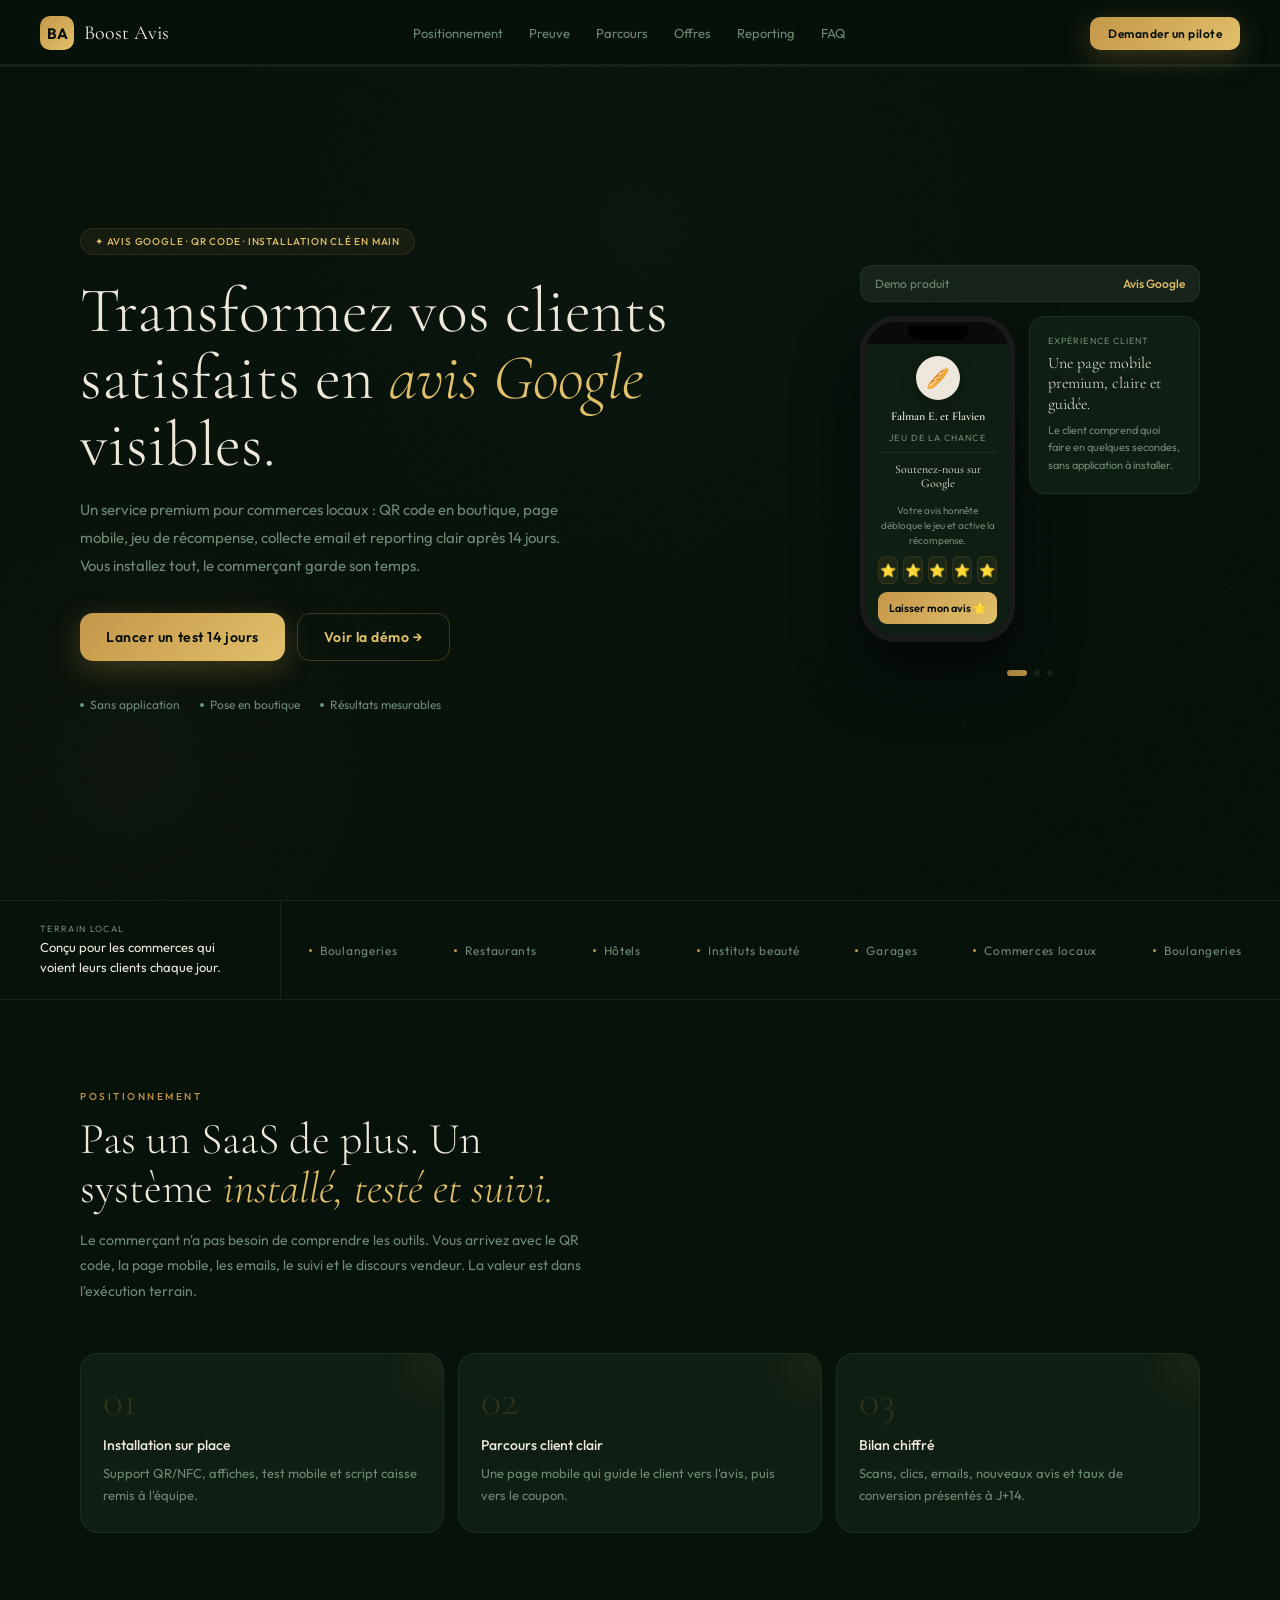
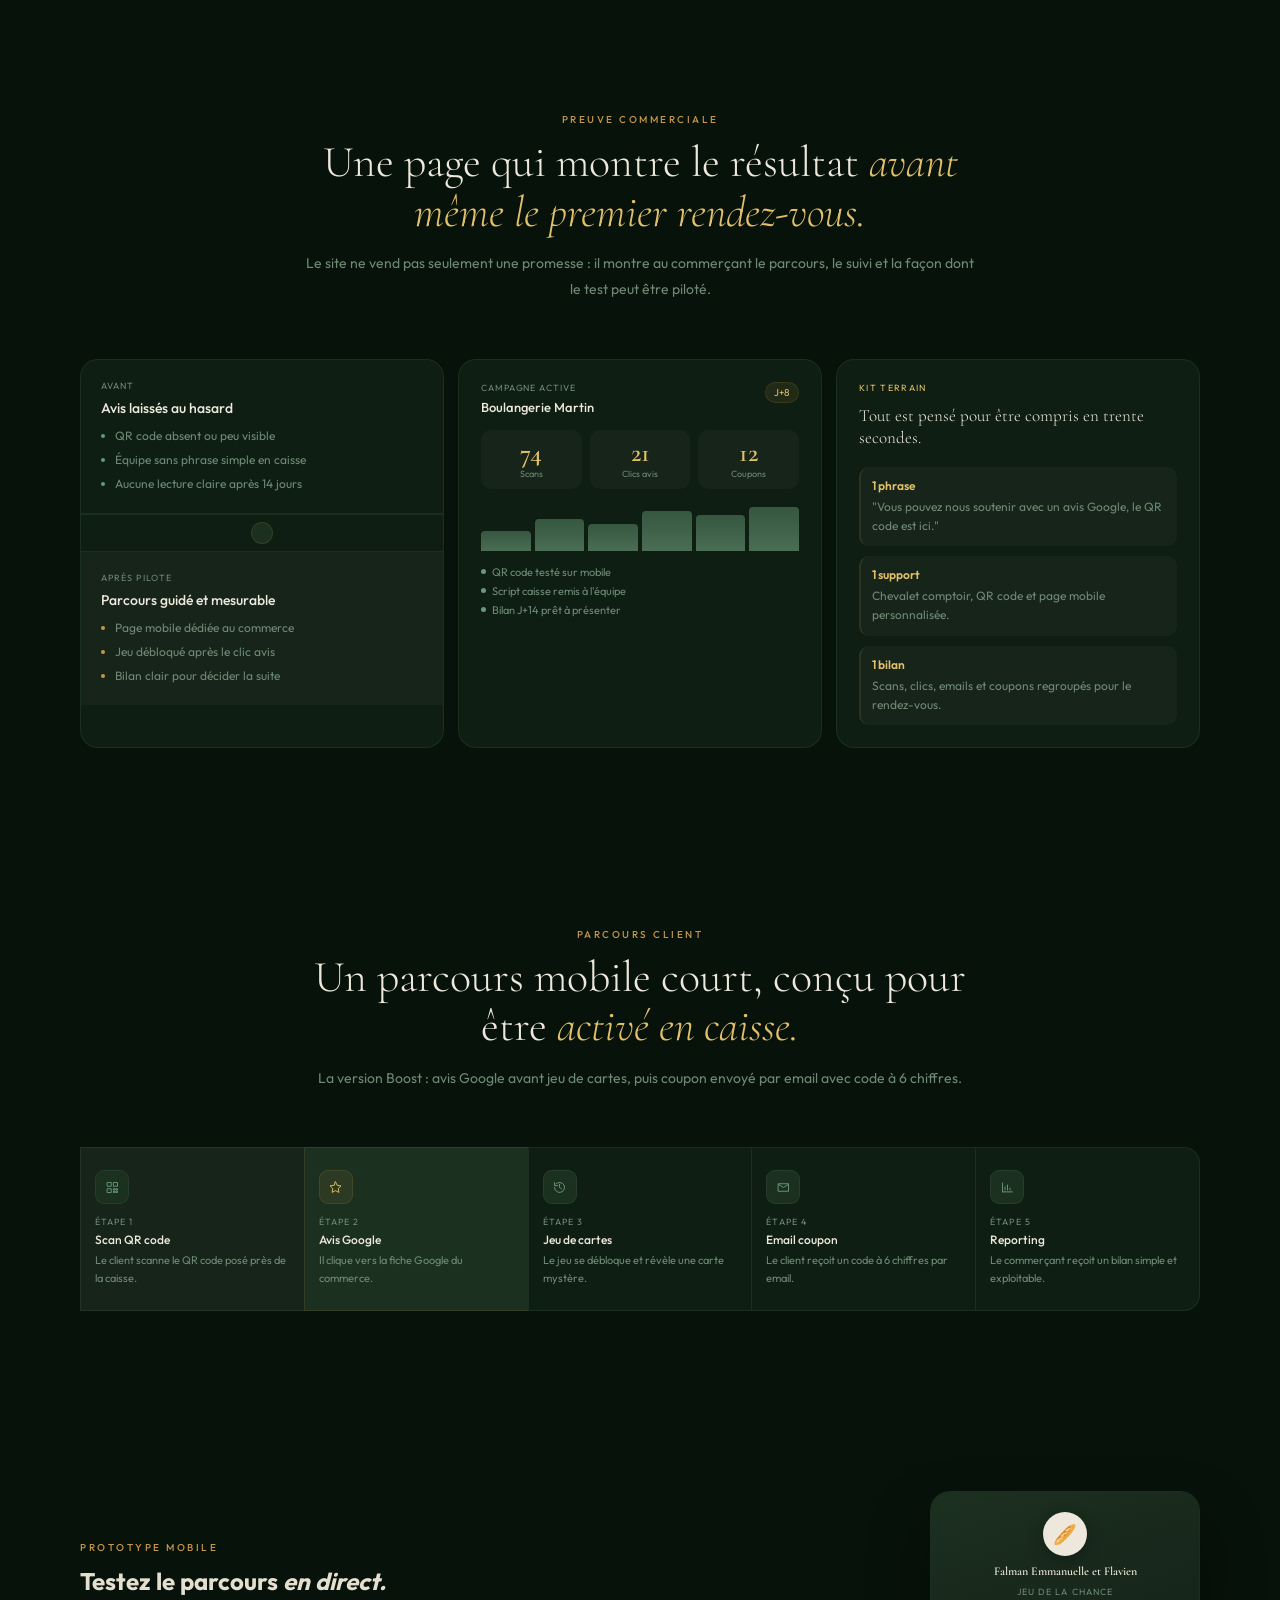
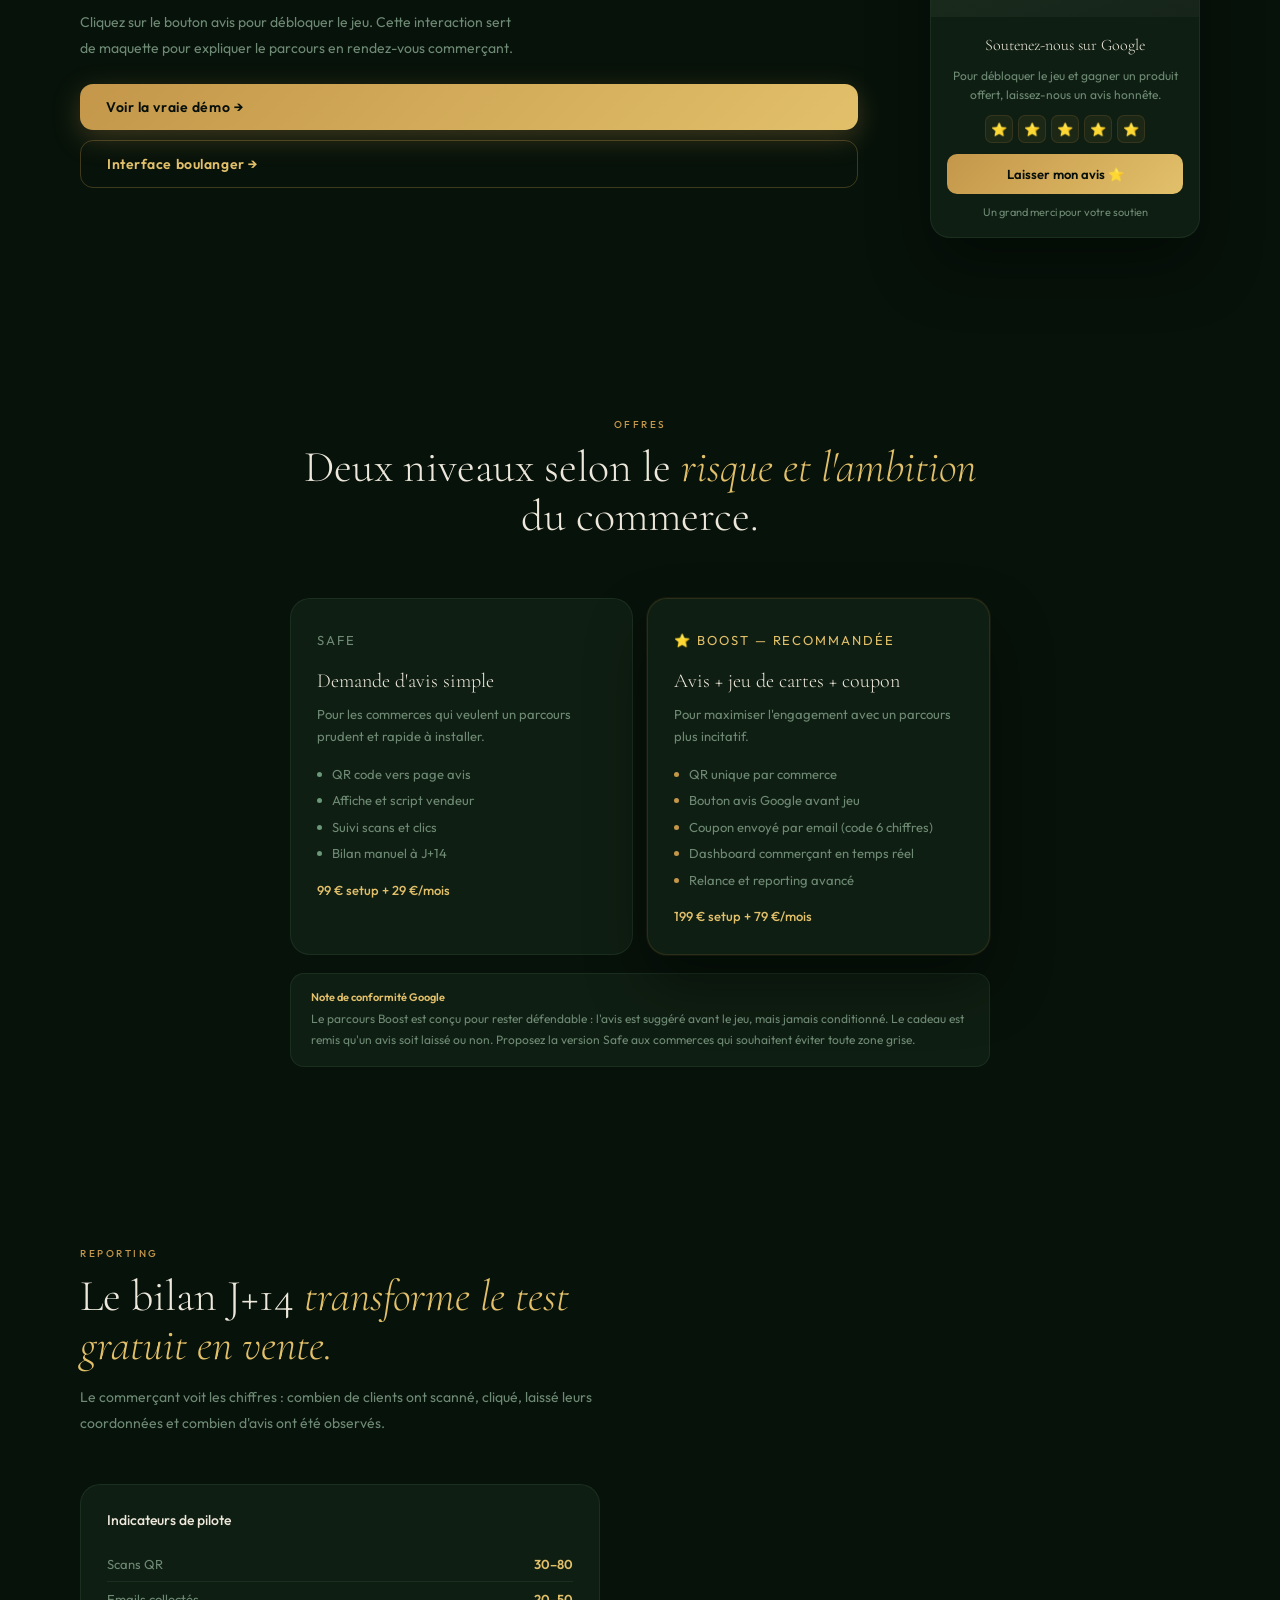
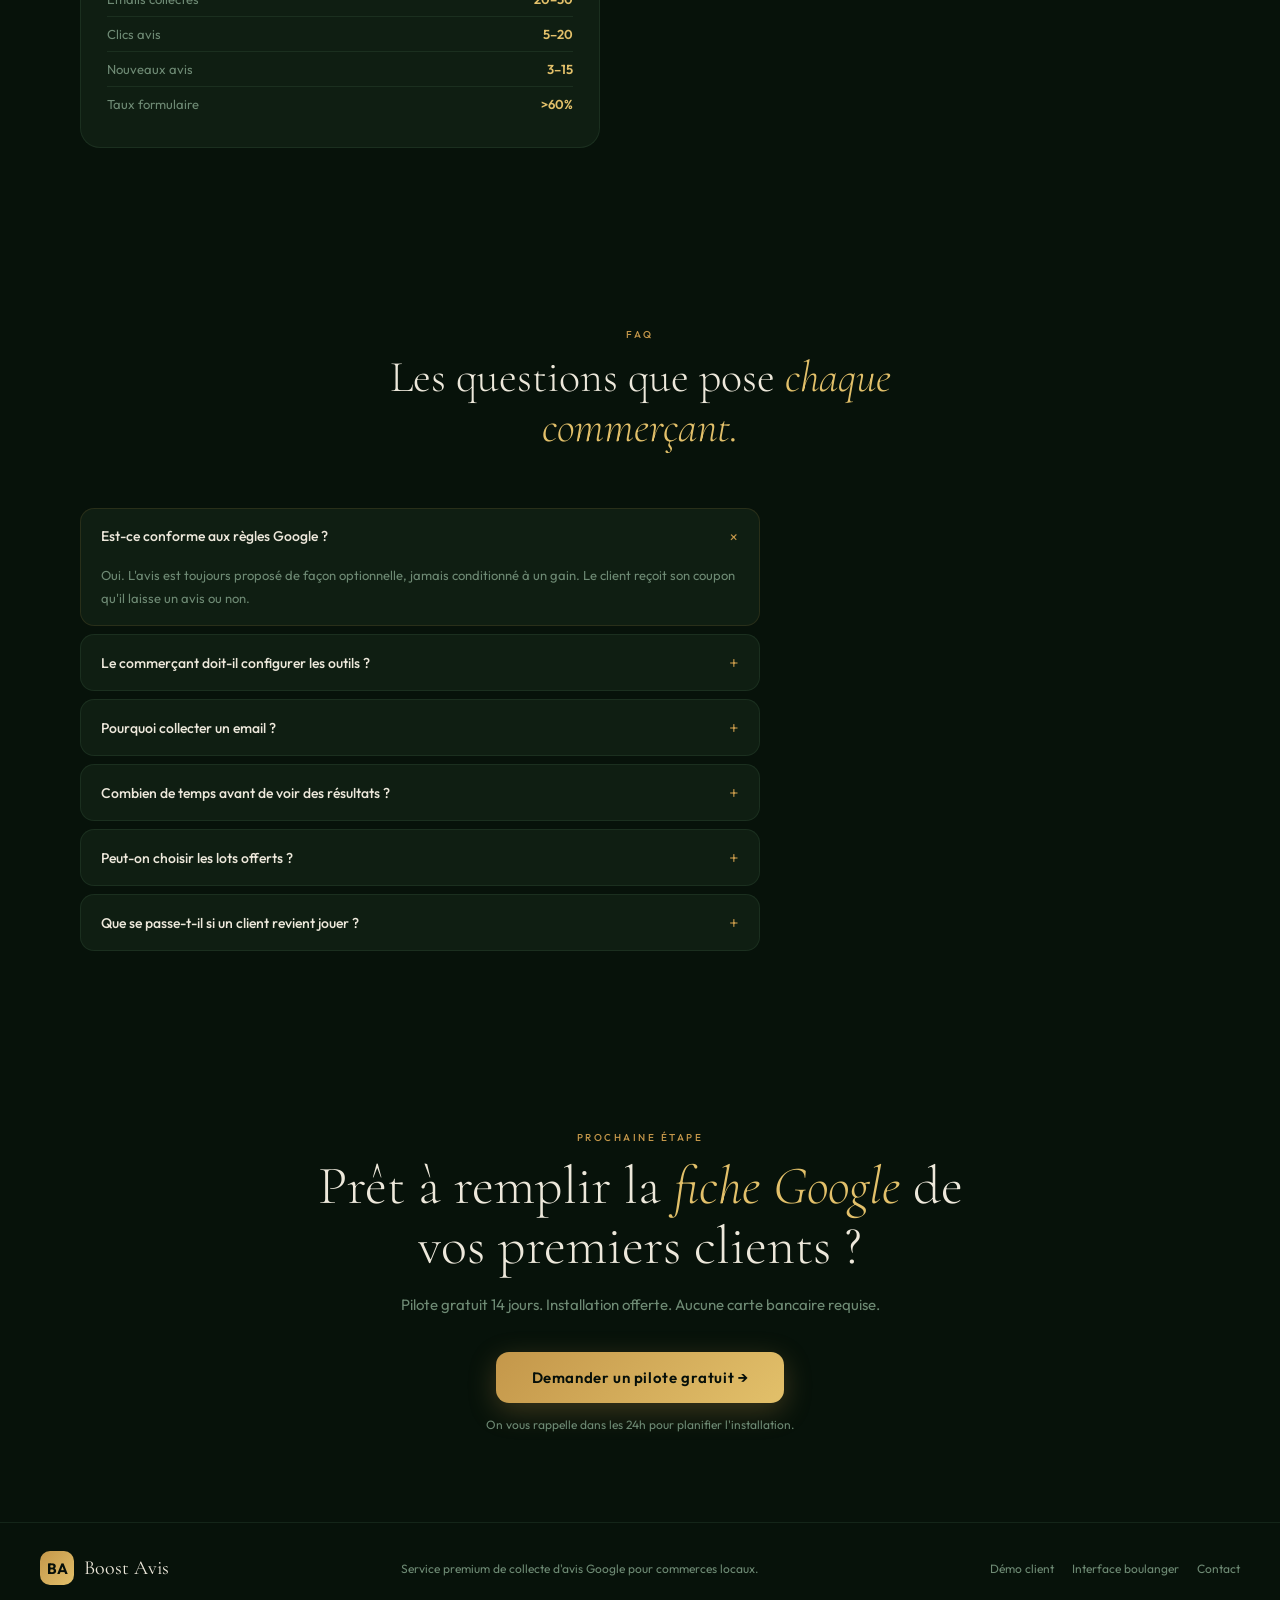
<file: index.html>
<!DOCTYPE html>
<html lang="fr">
<head>
<meta charset="UTF-8">
<meta name="viewport" content="width=device-width, initial-scale=1.0">
<title>Boost Avis — Service premium pour commerces locaux</title>
<link rel="preconnect" href="https://fonts.googleapis.com">
<link href="https://fonts.googleapis.com/css2?family=Cormorant+Garamond:ital,wght@0,300;0,400;0,600;1,300;1,400&family=Outfit:wght@300;400;500;600&display=swap" rel="stylesheet">
<style>

:root{
  --ink:#07120A;--s1:#0F1E12;--s2:#162419;--s3:#1C3020;--s4:#253D29;
  --gold:#C4974A;--gold2:#E2C06A;--gold3:#F4E0A0;
  --cream:#EDE8DB;--sage:#4A7558;--sage2:#6A9878;
  --text:#E4DFCF;--muted:#6E8A74;
  --b1:rgba(196,151,74,.14);--b2:rgba(74,117,88,.2);
  --shadow:0 28px 70px rgba(0,0,0,.45);
}
*{box-sizing:border-box;margin:0;padding:0;-webkit-tap-highlight-color:transparent}
html{scroll-behavior:smooth}
body{font-family:'Outfit',sans-serif;background:var(--ink);color:var(--text);overflow-x:hidden}
a{color:inherit;text-decoration:none}
button,input{font:inherit}
#bgCanvas{position:fixed;inset:0;z-index:0;pointer-events:none;opacity:.7}
body::after{content:'';position:fixed;inset:0;z-index:1;pointer-events:none;
  background:url("data:image/svg+xml,%3Csvg viewBox='0 0 512 512' xmlns='http://www.w3.org/2000/svg'%3E%3Cfilter id='n'%3E%3CfeTurbulence type='fractalNoise' baseFrequency='0.75' numOctaves='4' stitchTiles='stitch'/%3E%3C/filter%3E%3Crect width='100%25' height='100%25' filter='url(%23n)' opacity='0.05'/%3E%3C/svg%3E");
  opacity:.28;mix-blend-mode:overlay}
.eyebrow{font-size:10px;font-weight:500;letter-spacing:.25em;text-transform:uppercase;color:var(--gold);display:block;margin-bottom:12px}
.btn,.button{display:inline-flex;align-items:center;gap:8px;padding:14px 26px;border-radius:13px;
  font-family:'Outfit',sans-serif;font-size:14px;font-weight:600;letter-spacing:.04em;
  text-decoration:none;cursor:pointer;border:none;transition:all .25s}
.btn-primary,.button-primary{background:linear-gradient(135deg,var(--gold),var(--gold2));color:#060F09;
  box-shadow:0 8px 28px rgba(196,151,74,.28)}
.btn-primary:hover,.button-primary:hover{transform:translateY(-2px);box-shadow:0 14px 36px rgba(196,151,74,.38)}
.btn-secondary,.button-secondary{background:transparent;border:1px solid rgba(196,151,74,.3);color:var(--gold2)}
.btn-secondary:hover,.button-secondary:hover{background:rgba(196,151,74,.07)}
.button-small{padding:9px 18px;font-size:12px;border-radius:10px}
.site-header{position:fixed;top:0;left:0;right:0;z-index:100;
  display:flex;align-items:center;justify-content:space-between;
  padding:16px 40px;background:rgba(7,18,10,.82);backdrop-filter:blur(18px);
  border-bottom:1px solid var(--b2);transition:background .3s}
.brand{display:flex;align-items:center;gap:10px;font-family:'Cormorant Garamond',serif;font-size:20px;font-weight:400;color:var(--cream)}
.brand-mark{width:34px;height:34px;background:linear-gradient(135deg,var(--gold),var(--gold2));border-radius:10px;display:flex;align-items:center;justify-content:center;font-size:15px;color:#060F09;font-weight:700;font-family:'Outfit',sans-serif}
.main-nav{display:flex;gap:26px}
.main-nav a{font-size:13px;color:var(--muted);transition:color .2s}
.main-nav a:hover,.main-nav a.is-active{color:var(--cream)}
.scroll-progress{position:absolute;bottom:0;left:0;right:0;height:2px;background:var(--b2);overflow:hidden}
#scrollProgress{display:block;height:100%;background:linear-gradient(90deg,var(--gold),var(--gold2));transform:scaleX(0);transform-origin:left;transition:transform .1s}
.hero{min-height:100vh;display:flex;align-items:center;gap:72px;
  padding:120px 40px 80px;max-width:1200px;margin:0 auto;position:relative;z-index:2}
.hero-copy{flex:1;min-width:0}
.hero-badge{display:inline-flex;align-items:center;gap:6px;padding:6px 14px;
  background:rgba(196,151,74,.08);border:1px solid var(--b1);border-radius:99px;
  font-size:10px;font-weight:500;color:var(--gold2);letter-spacing:.08em;text-transform:uppercase;margin-bottom:22px}
h1{font-family:'Cormorant Garamond',serif;font-size:clamp(40px,5vw,66px);font-weight:300;color:var(--cream);line-height:1.05;margin-bottom:18px}
h1 em{font-style:italic;color:var(--gold2)}
.lead{font-size:15px;color:var(--muted);line-height:1.85;max-width:480px;margin-bottom:34px}
.hero-actions{display:flex;gap:12px;flex-wrap:wrap;margin-bottom:36px}
.trust-points{display:flex;gap:20px;flex-wrap:wrap}
.trust-points span{font-size:12px;color:var(--muted);display:flex;align-items:center;gap:6px}
.trust-points span::before{content:'';width:4px;height:4px;border-radius:50%;background:var(--sage2);flex-shrink:0}
.hero-slideshow,.hero-visual{flex-shrink:0;width:340px;display:flex;flex-direction:column;gap:14px;position:relative;z-index:2}
.showcase-top{display:flex;align-items:center;justify-content:space-between;padding:10px 14px;
  background:var(--s2);border:1px solid var(--b2);border-radius:12px;font-size:12px}
.showcase-top span{color:var(--muted)}.showcase-top strong{color:var(--gold2);font-weight:500}
.showcase-stage{position:relative;min-height:340px}
.showcase-slide{position:absolute;inset:0;opacity:0;pointer-events:none;transition:opacity .5s ease;display:flex;gap:14px;align-items:flex-start}
.showcase-slide.is-active{opacity:1;pointer-events:all}
.showcase-phone{width:155px;flex-shrink:0;background:#0A0A0A;border-radius:36px;border:6px solid #1A1A1A;overflow:hidden;box-shadow:0 30px 60px rgba(0,0,0,.6)}
.phone-notch-bar{height:22px;background:#0A0A0A;display:flex;align-items:center;justify-content:center}
.phone-notch-inner{width:60px;height:14px;background:#000;border-radius:0 0 10px 10px}
.phone-content{padding:12px;min-height:280px;background:var(--s1);display:flex;flex-direction:column;align-items:center;gap:9px}
.app-logo{width:44px;height:44px;background:var(--cream);border-radius:50%;display:flex;align-items:center;justify-content:center;font-size:19px;box-shadow:0 4px 16px rgba(0,0,0,.3)}
.app-place{font-family:'Cormorant Garamond',serif;font-size:12px;font-weight:600;color:var(--cream);text-align:center}
.app-subtitle{font-size:9px;color:var(--muted);letter-spacing:.12em;text-transform:uppercase}
.app-divider{width:100%;height:1px;background:var(--b2)}
.app-body h3{font-family:'Cormorant Garamond',serif;font-size:12px;color:var(--cream);text-align:center;font-weight:400;margin-bottom:5px}
.app-body p{font-size:10px;color:var(--muted);text-align:center;line-height:1.5}
.app-stars{display:flex;gap:4px;justify-content:center}
.app-stars span{width:22px;height:22px;background:rgba(196,151,74,.08);border:1px solid var(--b1);border-radius:6px;display:flex;align-items:center;justify-content:center;font-size:10px}
.gold-button{width:100%;padding:9px;background:linear-gradient(135deg,var(--gold),var(--gold2));color:#060F09;border-radius:9px;font-size:11px;font-weight:600;text-align:center;border:none;cursor:pointer}
.hero-app-body{width:100%;display:flex;flex-direction:column;gap:8px}
.showcase-game{flex:1;background:var(--s1);border:1px solid var(--b2);border-radius:16px;padding:18px;display:flex;flex-direction:column;gap:10px}
.game-pill{display:inline-flex;align-items:center;gap:5px;padding:4px 10px;background:rgba(196,151,74,.1);border:1px solid var(--b1);border-radius:99px;font-size:10px;color:var(--gold2);letter-spacing:.06em;align-self:flex-start}
.showcase-game h3{font-family:'Cormorant Garamond',serif;font-size:17px;font-weight:300;color:var(--cream)}
.showcase-game p{font-size:11px;color:var(--muted);line-height:1.6}
.showcase-prize-card{background:var(--s3);border:1px solid var(--b1);border-radius:13px;padding:14px;text-align:center;position:relative}
.sparkle{position:absolute;top:-8px;right:-8px;width:22px;height:22px;background:linear-gradient(135deg,var(--gold),var(--gold2));border-radius:50%;display:flex;align-items:center;justify-content:center;font-size:9px;color:#060F09}
.prize-emoji{font-size:30px;display:block;margin-bottom:5px}
.showcase-prize-card strong{font-size:12px;color:var(--cream);display:block;margin-bottom:2px}
.showcase-prize-card small{font-size:9px;color:var(--gold2)}
.game-dots{display:flex;gap:5px}
.game-dots span{width:5px;height:5px;border-radius:50%;background:var(--b2)}
.game-dots span:first-child{background:var(--gold);width:14px;border-radius:3px}
.prize-odds{display:flex;background:var(--s2);border:1px solid var(--b2);border-radius:10px;overflow:hidden}
.prize-odds div{flex:1;padding:7px 8px;text-align:center;border-right:1px solid var(--b2)}
.prize-odds div:last-child{border-right:none}
.prize-odds span{font-size:10px;color:var(--muted);display:block;margin-bottom:2px}
.prize-odds strong{font-size:12px;font-weight:600;color:var(--text)}
.hero-odds .prize-odds div:last-child strong{color:var(--gold2)}
.vendor-desktop{flex:1;background:var(--s1);border:1px solid var(--b2);border-radius:16px;padding:16px;display:flex;flex-direction:column;gap:10px}
.panel-topline{display:flex;align-items:center;justify-content:space-between;font-size:11px}
.panel-topline span{color:var(--muted)}.panel-topline strong{color:var(--gold2)}
.seller-card{background:var(--s3);border:1px solid var(--b1);border-radius:11px;padding:14px;text-align:center;display:flex;flex-direction:column;gap:5px}
.seller-status{font-size:9px;color:var(--muted);letter-spacing:.1em;text-transform:uppercase}
.seller-card > strong{font-family:'Cormorant Garamond',serif;font-size:26px;font-weight:600;color:var(--gold2);letter-spacing:.1em}
.seller-card small{font-size:10px;color:var(--muted)}
.seller-action{padding:9px;background:linear-gradient(135deg,var(--sage),var(--sage2));color:#fff;border-radius:8px;font-size:11px;font-weight:600;border:none;cursor:pointer;margin-top:2px}
.seller-stats{display:flex;gap:5px}
.seller-stats div{flex:1;background:var(--s2);border-radius:7px;padding:7px;text-align:center}
.seller-stats span{font-size:9px;color:var(--muted);display:block;margin-bottom:1px}
.seller-stats strong{font-size:16px;font-weight:600;color:var(--cream)}
.coupon-preview{width:90px;flex-shrink:0;background:var(--s2);border:1px solid var(--b2);border-radius:13px;padding:12px;display:flex;flex-direction:column;align-items:center;gap:7px}
.qr-grid{display:grid;grid-template-columns:repeat(5,1fr);gap:2px;width:56px}
.qr-grid span{aspect-ratio:1;border-radius:2px}
.qr-grid span:nth-child(1),.qr-grid span:nth-child(2),.qr-grid span:nth-child(5),.qr-grid span:nth-child(6),.qr-grid span:nth-child(7),.qr-grid span:nth-child(11),.qr-grid span:nth-child(13),.qr-grid span:nth-child(17),.qr-grid span:nth-child(19),.qr-grid span:nth-child(20),.qr-grid span:nth-child(21),.qr-grid span:nth-child(23),.qr-grid span:nth-child(25){background:var(--gold2)}
.qr-grid span:not([style]){background:var(--s3)}
.coupon-preview strong{font-size:10px;color:var(--cream)}.coupon-preview span{font-size:9px;color:var(--muted)}
.showcase-panel{flex:1;background:var(--s1);border:1px solid var(--b2);border-radius:16px;padding:18px;display:flex;flex-direction:column;justify-content:flex-end;gap:7px}
.panel-label{font-size:9px;color:var(--muted);letter-spacing:.12em;text-transform:uppercase}
.showcase-panel h3{font-family:'Cormorant Garamond',serif;font-size:16px;font-weight:300;color:var(--cream);line-height:1.3}
.showcase-panel p{font-size:11px;color:var(--muted);line-height:1.6}
.showcase-controls{display:flex;gap:7px;justify-content:center}
.showcase-dot{width:6px;height:6px;border-radius:50%;background:var(--b2);border:none;cursor:pointer;padding:0;transition:all .3s}
.showcase-dot.is-active{width:20px;border-radius:3px;background:var(--gold)}
.client-strip{border-top:1px solid var(--b2);border-bottom:1px solid var(--b2);overflow:hidden;position:relative;z-index:2}
.strip-inner{display:flex;align-items:center}
.strip-copy{padding:22px 40px;flex-shrink:0;border-right:1px solid var(--b2)}
.strip-kicker{font-size:9px;color:var(--muted);text-transform:uppercase;letter-spacing:.15em;display:block;margin-bottom:4px}
.strip-copy strong{font-size:13px;color:var(--cream);display:block;max-width:200px;line-height:1.5;font-weight:400}
.strip-marquee{flex:1;overflow:hidden;padding:22px 0}
.strip-track{display:flex;animation:marquee 24s linear infinite;white-space:nowrap}
.strip-track span{padding:0 28px;font-size:12px;color:var(--muted);letter-spacing:.06em;display:flex;align-items:center;gap:8px}
.strip-track i{display:inline-block;width:3px;height:3px;border-radius:50%;background:var(--gold);font-style:normal}
@keyframes marquee{0%{transform:translateX(0)}100%{transform:translateX(-50%)}}
section{position:relative;z-index:2}
.section-heading{text-align:center;max-width:680px;margin:0 auto 56px}
.section-copy{max-width:520px;margin-bottom:48px}
.section-heading h2,.section-copy h2{font-family:'Cormorant Garamond',serif;font-size:clamp(26px,4vw,44px);font-weight:300;color:var(--cream);line-height:1.12;margin-bottom:14px}
.section-heading h2 em,.section-copy h2 em{font-style:italic;color:var(--gold2)}
.section-heading p,.section-copy p{font-size:14px;color:var(--muted);line-height:1.85}
[data-reveal]{opacity:0;transform:translateY(20px);transition:opacity .7s ease,transform .7s ease}
[data-reveal].is-revealed{opacity:1;transform:none}
.positioning,.growth-lab,.journey,.interactive-section,.offers,.reporting,.faq,.final-cta{padding:90px 40px;max-width:1200px;margin:0 auto}
.position-grid{display:grid;grid-template-columns:repeat(3,1fr);gap:14px}
.position-grid article{background:var(--s1);border:1px solid var(--b2);border-radius:18px;padding:26px 22px;position:relative;overflow:hidden;transition:all .3s}
.position-grid article:hover{transform:translateY(-4px);border-color:var(--b1)}
.position-grid article::before{content:'';position:absolute;top:-40px;right:-40px;width:100px;height:100px;background:radial-gradient(circle,rgba(196,151,74,.05),transparent 70%)}
.position-grid article > span{font-family:'Cormorant Garamond',serif;font-size:42px;font-weight:300;color:rgba(196,151,74,.18);line-height:1;display:block;margin-bottom:14px}
.position-grid article h3{font-size:14px;font-weight:500;color:var(--cream);margin-bottom:8px}
.position-grid article p{font-size:13px;color:var(--muted);line-height:1.7}
.growth-grid{display:grid;grid-template-columns:1fr 1fr 1fr;gap:14px}
.before-after-card{background:var(--s1);border:1px solid var(--b2);border-radius:18px;overflow:hidden;display:flex;flex-direction:column}
.compare-column{padding:20px}
.compare-column > span{font-size:9px;text-transform:uppercase;letter-spacing:.12em;color:var(--muted);display:block;margin-bottom:8px}
.compare-before{border-bottom:1px solid var(--b2)}
.compare-after{background:var(--s2)}
.compare-column h3{font-size:14px;font-weight:500;color:var(--cream);margin-bottom:10px}
.compare-column ul{list-style:none;display:flex;flex-direction:column;gap:6px}
.compare-column li{font-size:12px;color:var(--muted);padding-left:14px;position:relative;line-height:1.5}
.compare-column li::before{content:'';position:absolute;left:0;top:7px;width:4px;height:4px;border-radius:50%;background:var(--sage2)}
.compare-after li::before{background:var(--gold)}
.compare-switch{height:38px;display:flex;align-items:center;justify-content:center;border-top:1px solid var(--b2);border-bottom:1px solid var(--b2)}
.compare-switch span{width:22px;height:22px;border-radius:50%;background:var(--s3);border:1px solid var(--b1);display:block}
.cockpit-card{background:var(--s1);border:1px solid var(--b2);border-radius:18px;padding:22px;display:flex;flex-direction:column;gap:14px}
.cockpit-header{display:flex;align-items:flex-start;justify-content:space-between}
.cockpit-header span{font-size:9px;color:var(--muted);text-transform:uppercase;letter-spacing:.1em;display:block;margin-bottom:3px}
.cockpit-header strong{font-size:13px;color:var(--cream);font-weight:500}
.cockpit-header em{font-size:10px;color:var(--gold2);font-style:normal;background:rgba(196,151,74,.1);border:1px solid var(--b1);border-radius:99px;padding:3px 8px}
.cockpit-metrics{display:flex;gap:8px}
.cockpit-metrics div{flex:1;background:var(--s2);border-radius:10px;padding:10px;text-align:center}
.cockpit-metrics strong{font-family:'Cormorant Garamond',serif;font-size:26px;font-weight:600;color:var(--gold2);display:block;line-height:1}
.cockpit-metrics span{font-size:9px;color:var(--muted);margin-top:2px;display:block}
.cockpit-bars{display:flex;align-items:flex-end;gap:4px;height:48px}
.cockpit-bars span{flex:1;border-radius:4px 4px 0 0;background:linear-gradient(180deg,var(--sage),var(--sage2));height:var(--bar-height);min-height:5px;opacity:.65}
.cockpit-feed{display:flex;flex-direction:column;gap:5px}
.cockpit-feed p{font-size:11px;color:var(--muted);display:flex;align-items:center;gap:6px}
.cockpit-feed span{width:5px;height:5px;border-radius:50%;background:var(--sage2);flex-shrink:0}
.field-kit-card{background:var(--s1);border:1px solid var(--b2);border-radius:18px;padding:22px}
.field-kicker{font-size:9px;text-transform:uppercase;letter-spacing:.15em;color:var(--gold2);display:block;margin-bottom:12px}
.field-kit-card h3{font-family:'Cormorant Garamond',serif;font-size:17px;font-weight:300;color:var(--cream);line-height:1.3;margin-bottom:18px}
.field-steps{display:flex;flex-direction:column;gap:10px}
.field-steps > div{padding:11px;background:var(--s2);border-radius:10px;border-left:2px solid var(--b1)}
.field-steps strong{font-size:12px;font-weight:600;color:var(--gold2);display:block;margin-bottom:4px}
.field-steps p{font-size:12px;color:var(--muted);line-height:1.6}
.journey-timeline{display:flex;gap:0;position:relative}
.timeline-track{display:none}
.timeline-step{flex:1;padding:22px 14px;background:var(--s1);border:1px solid var(--b2);border-right:none;transition:all .4s}
.timeline-step:first-child{border-radius:16px 0 0 16px}
.timeline-step:last-child{border-radius:0 16px 16px 0;border-right:1px solid var(--b2)}
.timeline-step.is-active{background:var(--s3);border-color:var(--b1);z-index:1}
.timeline-step.is-done{background:var(--s2)}
.timeline-icon{width:34px;height:34px;background:var(--s3);border:1px solid var(--b2);border-radius:9px;display:flex;align-items:center;justify-content:center;margin-bottom:12px}
.timeline-icon svg{width:15px;height:15px;fill:none;stroke:var(--sage2);stroke-width:1.5;stroke-linecap:round;stroke-linejoin:round}
.timeline-step.is-active .timeline-icon{background:rgba(196,151,74,.1);border-color:var(--b1)}
.timeline-step.is-active .timeline-icon svg{stroke:var(--gold2)}
.timeline-step > span{font-size:9px;text-transform:uppercase;letter-spacing:.12em;color:var(--muted);display:block;margin-bottom:5px}
.timeline-step h3{font-size:12px;font-weight:500;color:var(--cream);margin-bottom:5px}
.timeline-step p{font-size:11px;color:var(--muted);line-height:1.6}
.interactive-section{display:flex;align-items:center;gap:72px;padding:90px 40px;max-width:1200px;margin:0 auto}
.interactive-copy{flex:1}
.client-app-demo{flex-shrink:0;width:270px}
.app-screen{display:none}
.app-screen.is-active{display:flex;flex-direction:column}
.app-card{background:var(--s1);border:1px solid var(--b2);border-radius:20px;overflow:hidden;box-shadow:0 30px 60px rgba(0,0,0,.4)}
.app-card-header{background:linear-gradient(160deg,var(--s3),var(--s2));padding:20px 16px;text-align:center;display:flex;flex-direction:column;align-items:center;gap:8px}
.app-card-body{padding:18px 16px;display:flex;flex-direction:column;gap:11px}
.app-card-body h3{font-family:'Cormorant Garamond',serif;font-size:16px;font-weight:300;color:var(--cream);text-align:center}
.app-card-body p{font-size:12px;color:var(--muted);text-align:center;line-height:1.6}
.app-stars{display:flex;gap:5px;justify-content:center}
.app-stars span{width:28px;height:28px;background:rgba(196,151,74,.08);border:1px solid var(--b1);border-radius:7px;display:flex;align-items:center;justify-content:center;font-size:13px}
#reviewButton{width:100%;padding:12px;background:linear-gradient(135deg,var(--gold),var(--gold2));color:#060F09;border-radius:10px;font-size:13px;font-weight:600;border:none;cursor:pointer;transition:all .2s}
.mystery-card-demo{background:linear-gradient(145deg,var(--s3),var(--s2));border:1px solid rgba(196,151,74,.2);border-radius:16px;padding:22px;text-align:center;cursor:pointer;transition:all .3s}
.mystery-front,.mystery-back{display:flex;flex-direction:column;align-items:center;gap:7px}
.mystery-back{display:none}
.mystery-card-demo.is-flipped .mystery-front{display:none}
.mystery-card-demo.is-flipped .mystery-back{display:flex}
.mystery-card-demo .sparkle{position:static;width:auto;height:auto;background:none;border-radius:0;font-size:12px;color:var(--gold)}
.mystery-card-demo strong:not(.sparkle){font-family:'Cormorant Garamond',serif;font-size:36px;font-weight:300;color:rgba(255,255,255,.18)}
.mystery-card-demo small{font-size:11px;color:var(--muted)}
.mystery-back .prize-emoji{font-size:38px}
.mystery-back strong{font-size:14px;color:var(--cream);font-family:'Cormorant Garamond',serif;font-weight:400}
.is-hidden{display:none!important}.is-visible{display:block!important}
.app-game{background:var(--s1);border:1px solid var(--b2);border-radius:20px;padding:18px;gap:11px;box-shadow:0 30px 60px rgba(0,0,0,.4)}
.app-game h3{font-family:'Cormorant Garamond',serif;font-size:17px;font-weight:300;color:var(--cream)}
.app-game p{font-size:12px;color:var(--muted);line-height:1.6}
.app-form{background:var(--s1);border:1px solid var(--b2);border-radius:20px;overflow:hidden;box-shadow:0 30px 60px rgba(0,0,0,.4)}
.form-prize{background:linear-gradient(160deg,var(--s3),var(--s2));padding:18px;text-align:center;display:flex;flex-direction:column;align-items:center;gap:5px}
.form-prize span{font-size:40px}.form-prize h3{font-family:'Cormorant Garamond',serif;font-size:18px;font-weight:300;color:var(--cream)}
.form-prize p{font-size:11px;color:var(--gold2)}
.claim-title{display:flex;align-items:center;gap:10px;padding:14px 16px 0}
.claim-title span{font-size:18px}
.claim-title strong{font-size:12px;font-weight:500;color:var(--cream);display:block}
.claim-title small{font-size:10px;color:var(--muted)}
.app-form label{display:block;padding:7px 16px 0;font-size:10px;text-transform:uppercase;letter-spacing:.08em;color:var(--muted)}
.app-form input{width:100%;padding:9px 16px;background:rgba(255,255,255,.03);border:none;border-bottom:1px solid var(--b2);color:var(--text);font-size:13px;outline:none}
.app-form input:focus{border-bottom-color:rgba(196,151,74,.4)}
.app-form input::placeholder{color:rgba(255,255,255,.15)}
.app-form .gold-button{margin:12px 16px 16px;width:calc(100% - 32px);padding:12px;font-size:13px}
.privacy-note{display:block;font-size:10px;color:var(--muted);text-align:center;padding:0 16px 14px}
.offers{padding:90px 40px;max-width:1200px;margin:0 auto}
.offer-grid{display:grid;grid-template-columns:1fr 1fr;gap:14px;max-width:700px;margin:0 auto}
.offer-card{background:var(--s1);border:1px solid var(--b2);border-radius:20px;padding:30px 26px}
.offer-featured{border-color:var(--b1);box-shadow:0 0 0 1px rgba(196,151,74,.08),0 30px 60px rgba(0,0,0,.4)}
.offer-label{font-size:10px;text-transform:uppercase;letter-spacing:.15em;color:var(--muted);margin-bottom:10px}
.offer-featured .offer-label{color:var(--gold2)}
.offer-card h3{font-family:'Cormorant Garamond',serif;font-size:20px;font-weight:300;color:var(--cream);margin-bottom:10px}
.offer-card > p{font-size:13px;color:var(--muted);line-height:1.7;margin-bottom:18px}
.offer-card ul{list-style:none;display:flex;flex-direction:column;gap:7px}
.offer-card li{font-size:13px;color:var(--muted);padding-left:15px;position:relative;line-height:1.5}
.offer-card li::before{content:'';position:absolute;left:0;top:7px;width:5px;height:5px;border-radius:50%;background:var(--sage2)}
.offer-featured li::before{background:var(--gold)}
.risk-note{background:var(--s1);border:1px solid var(--b2);border-radius:14px;padding:16px 20px;max-width:700px;margin:18px auto 0}
.risk-note strong{font-size:11px;font-weight:600;color:var(--gold2);display:block;margin-bottom:5px}
.risk-note p{font-size:12px;color:var(--muted);line-height:1.7}
.report-card{background:var(--s1);border:1px solid var(--b2);border-radius:20px;padding:26px;max-width:520px}
.report-card h3{font-size:14px;font-weight:500;color:var(--cream);margin-bottom:18px}
.report-card dl{display:flex;flex-direction:column}
.report-card dl > div{display:flex;justify-content:space-between;align-items:center;padding:9px 0;border-bottom:1px solid var(--b2)}
.report-card dl > div:last-child{border-bottom:none}
.report-card dt{font-size:13px;color:var(--muted)}
.report-card dd{font-size:13px;font-weight:600;color:var(--gold2);margin:0}
.faq-list{max-width:680px;display:flex;flex-direction:column;gap:8px}
details{background:var(--s1);border:1px solid var(--b2);border-radius:14px;overflow:hidden;transition:border-color .2s}
details[open]{border-color:var(--b1)}
summary{padding:16px 20px;font-size:14px;font-weight:500;color:var(--cream);cursor:pointer;display:flex;justify-content:space-between;align-items:center;list-style:none;user-select:none}
summary::-webkit-details-marker{display:none}
summary::after{content:'+';font-size:18px;color:var(--gold);font-weight:300;transition:transform .3s}
details[open] summary::after{transform:rotate(45deg)}
details p{padding:0 20px 16px;font-size:13px;color:var(--muted);line-height:1.75}
.final-cta{padding:90px 40px;text-align:center;max-width:800px;margin:0 auto}
.final-cta h2{font-family:'Cormorant Garamond',serif;font-size:clamp(30px,5vw,54px);font-weight:300;color:var(--cream);line-height:1.1;margin-bottom:16px}
.final-cta h2 em{font-style:italic;color:var(--gold2)}
.final-cta > p{font-size:15px;color:var(--muted);line-height:1.8;margin-bottom:34px;max-width:480px;margin-left:auto;margin-right:auto}
.button-light{padding:16px 36px;font-size:15px}
.cta-note{font-size:12px;color:var(--muted);margin-top:14px;display:block}
.site-footer{padding:28px 40px;border-top:1px solid var(--b2);display:flex;align-items:center;justify-content:space-between;position:relative;z-index:2}
.site-footer p{font-size:12px;color:var(--muted)}
.footer-links{display:flex;gap:18px}
.footer-links a{font-size:12px;color:var(--muted);transition:color .2s}
.footer-links a:hover{color:var(--cream)}
.floating-cta{position:fixed;bottom:24px;right:24px;z-index:200;display:flex;flex-direction:column;align-items:center;background:linear-gradient(135deg,var(--gold),var(--gold2));color:#060F09;border-radius:13px;padding:11px 16px;text-align:center;text-decoration:none;box-shadow:0 8px 28px rgba(196,151,74,.4);opacity:0;transform:translateY(10px);pointer-events:none;transition:all .3s}
.floating-cta.is-visible{opacity:1;transform:none;pointer-events:all}
.floating-cta span{font-size:10px;font-weight:400;opacity:.7}
.floating-cta strong{font-size:13px;font-weight:600}
@media(max-width:900px){
  .site-header{padding:14px 20px}.main-nav{display:none}
  .hero{flex-direction:column;padding:100px 20px 60px;gap:44px}.hero-slideshow,.hero-visual{width:100%}
  .positioning,.growth-lab,.journey,.interactive-section,.offers,.reporting,.faq,.final-cta{padding:60px 20px}
  .position-grid,.growth-grid{grid-template-columns:1fr}
  .journey-timeline{flex-direction:column;gap:8px}
  .timeline-step{border-radius:14px!important;border-right:1px solid var(--b2)!important}
  .interactive-section{flex-direction:column}.client-app-demo{width:100%;max-width:300px}
  .offer-grid{grid-template-columns:1fr;max-width:380px}
  .strip-copy{display:none}.site-footer{flex-direction:column;gap:14px;text-align:center}
}

</style>
</head>
<body>
<canvas id="bgCanvas"></canvas>
<header class="site-header">
  <a class="brand" href="#top"><span class="brand-mark">BA</span><span>Boost Avis</span></a>
  <nav class="main-nav">
    <a href="#positionnement">Positionnement</a>
    <a href="#preuve">Preuve</a>
    <a href="#parcours">Parcours</a>
    <a href="#offres">Offres</a>
    <a href="#reporting">Reporting</a>
    <a href="#faq">FAQ</a>
  </nav>
  <a class="btn btn-primary button-small" href="#contact">Demander un pilote</a>
  <div class="scroll-progress"><span id="scrollProgress"></span></div>
</header>
<main id="top">
<section class="hero">
  <div class="hero-copy">
    <div class="hero-badge">✦ Avis Google · QR code · Installation clé en main</div>
    <h1>Transformez vos clients satisfaits en <em>avis Google</em> visibles.</h1>
    <p class="lead">Un service premium pour commerces locaux : QR code en boutique, page mobile, jeu de récompense, collecte email et reporting clair après 14 jours. Vous installez tout, le commerçant garde son temps.</p>
    <div class="hero-actions">
      <a class="btn btn-primary" href="#contact">Lancer un test 14 jours</a>
      <a class="btn btn-secondary" href="https://boulangerieavisclient.vercel.app" target="_blank">Voir la démo →</a>
    </div>
    <div class="trust-points">
      <span>Sans application</span><span>Pose en boutique</span><span>Résultats mesurables</span>
    </div>
  </div>
  <div class="hero-slideshow hero-visual">
    <div class="showcase-top"><span>Demo produit</span><strong id="showcaseTitle">Avis Google</strong></div>
    <div class="showcase-stage">
      <article class="showcase-slide is-active" data-hero-slide="review" data-title="Avis Google">
        <div class="showcase-phone">
          <div class="phone-notch-bar"><div class="phone-notch-inner"></div></div>
          <div class="phone-content">
            <div class="app-logo">🥖</div>
            <p class="app-place">Falman E. et Flavien</p>
            <span class="app-subtitle">Jeu de la chance</span>
            <div class="app-divider"></div>
            <div class="app-body hero-app-body">
              <h3>Soutenez-nous sur Google</h3>
              <p>Votre avis honnête débloque le jeu et active la récompense.</p>
              <div class="app-stars"><span>⭐</span><span>⭐</span><span>⭐</span><span>⭐</span><span>⭐</span></div>
              <button class="gold-button" type="button">Laisser mon avis ⭐</button>
            </div>
          </div>
        </div>
        <div class="showcase-panel">
          <span class="panel-label">Expérience client</span>
          <h3>Une page mobile premium, claire et guidée.</h3>
          <p>Le client comprend quoi faire en quelques secondes, sans application à installer.</p>
        </div>
      </article>
      <article class="showcase-slide" data-hero-slide="game" data-title="Jeu de la chance">
        <div class="showcase-game">
          <span class="game-pill">✦ Jeu de la chance</span>
          <h3>Choisissez votre carte</h3>
          <p>Sélectionnez une carte mystère et découvrez votre surprise.</p>
          <div class="showcase-prize-card">
            <span class="sparkle">✦</span>
            <span class="prize-emoji">🥐</span>
            <strong>Croissant Artisanal</strong>
            <small>Votre gain</small>
          </div>
          <div class="game-dots"><span></span><span></span><span></span></div>
          <div class="prize-odds hero-odds">
            <div><span>🥐 Croissant</span><strong>50%</strong></div>
            <div><span>🥖 Baguette</span><strong>48%</strong></div>
            <div><span>🍰 Pâtisserie</span><strong>2%</strong></div>
          </div>
        </div>
      </article>
      <article class="showcase-slide" data-hero-slide="vendor" data-title="Validation vendeur">
        <div class="vendor-desktop">
          <div class="panel-topline"><span>Interface vendeur</span><strong>En caisse</strong></div>
          <div class="seller-card">
            <span class="seller-status">Coupon à valider</span>
            <strong>483921</strong>
            <small>Café offert · usage unique</small>
            <button class="seller-action" type="button">Valider le gain</button>
          </div>
          <div class="seller-stats">
            <div><span>Scans</span><strong>74</strong></div>
            <div><span>Clics avis</span><strong>21</strong></div>
            <div><span>Coupons</span><strong>12</strong></div>
          </div>
        </div>
        <div class="coupon-preview">
          <div class="qr-grid">
            <span></span><span></span><span></span><span></span><span></span>
            <span></span><span></span><span></span><span></span><span></span>
            <span></span><span></span><span></span><span></span><span></span>
            <span></span><span></span><span></span><span></span><span></span>
            <span></span><span></span><span></span><span></span><span></span>
          </div>
          <strong>QR coupon</strong><span>Usage unique</span>
        </div>
      </article>
    </div>
    <div class="showcase-controls">
      <button class="showcase-dot is-active" type="button" data-hero-target="0"></button>
      <button class="showcase-dot" type="button" data-hero-target="1"></button>
      <button class="showcase-dot" type="button" data-hero-target="2"></button>
    </div>
  </div>
</section>
<div class="client-strip">
  <div class="strip-inner">
    <div class="strip-copy"><span class="strip-kicker">Terrain local</span><strong>Conçu pour les commerces qui voient leurs clients chaque jour.</strong></div>
    <div class="strip-marquee"><div class="strip-track">
      <span><i></i>Boulangeries</span><span><i></i>Restaurants</span><span><i></i>Hôtels</span>
      <span><i></i>Instituts beauté</span><span><i></i>Garages</span><span><i></i>Commerces locaux</span>
      <span><i></i>Boulangeries</span><span><i></i>Restaurants</span><span><i></i>Hôtels</span>
      <span><i></i>Instituts beauté</span><span><i></i>Garages</span><span><i></i>Commerces locaux</span>
    </div></div>
  </div>
</div>
<section class="positioning" id="positionnement" data-reveal>
  <div class="section-copy">
    <span class="eyebrow">Positionnement</span>
    <h2>Pas un SaaS de plus. Un système <em>installé, testé et suivi.</em></h2>
    <p>Le commerçant n'a pas besoin de comprendre les outils. Vous arrivez avec le QR code, la page mobile, les emails, le suivi et le discours vendeur. La valeur est dans l'exécution terrain.</p>
  </div>
  <div class="position-grid">
    <article><span>01</span><h3>Installation sur place</h3><p>Support QR/NFC, affiches, test mobile et script caisse remis à l'équipe.</p></article>
    <article><span>02</span><h3>Parcours client clair</h3><p>Une page mobile qui guide le client vers l'avis, puis vers le coupon.</p></article>
    <article><span>03</span><h3>Bilan chiffré</h3><p>Scans, clics, emails, nouveaux avis et taux de conversion présentés à J+14.</p></article>
  </div>
</section>
<section class="growth-lab" id="preuve" data-reveal>
  <div class="section-heading">
    <span class="eyebrow">Preuve commerciale</span>
    <h2>Une page qui montre le résultat <em>avant même le premier rendez-vous.</em></h2>
    <p>Le site ne vend pas seulement une promesse : il montre au commerçant le parcours, le suivi et la façon dont le test peut être piloté.</p>
  </div>
  <div class="growth-grid">
    <article class="before-after-card">
      <div class="compare-column compare-before"><span>Avant</span><h3>Avis laissés au hasard</h3><ul><li>QR code absent ou peu visible</li><li>Équipe sans phrase simple en caisse</li><li>Aucune lecture claire après 14 jours</li></ul></div>
      <div class="compare-switch"><span></span></div>
      <div class="compare-column compare-after"><span>Après pilote</span><h3>Parcours guidé et mesurable</h3><ul><li>Page mobile dédiée au commerce</li><li>Jeu débloqué après le clic avis</li><li>Bilan clair pour décider la suite</li></ul></div>
    </article>
    <article class="cockpit-card">
      <div class="cockpit-header"><div><span>Campagne active</span><strong>Boulangerie Martin</strong></div><em>J+8</em></div>
      <div class="cockpit-metrics">
        <div><strong data-count-to="74">0</strong><span>Scans</span></div>
        <div><strong data-count-to="21">0</strong><span>Clics avis</span></div>
        <div><strong data-count-to="12">0</strong><span>Coupons</span></div>
      </div>
      <div class="cockpit-bars">
        <span style="--bar-height:42%"></span><span style="--bar-height:66%"></span>
        <span style="--bar-height:55%"></span><span style="--bar-height:82%"></span>
        <span style="--bar-height:74%"></span><span style="--bar-height:92%"></span>
      </div>
      <div class="cockpit-feed">
        <p><span></span> QR code testé sur mobile</p>
        <p><span></span> Script caisse remis à l'équipe</p>
        <p><span></span> Bilan J+14 prêt à présenter</p>
      </div>
    </article>
    <article class="field-kit-card">
      <span class="field-kicker">Kit terrain</span>
      <h3>Tout est pensé pour être compris en trente secondes.</h3>
      <div class="field-steps">
        <div><strong>1 phrase</strong><p>"Vous pouvez nous soutenir avec un avis Google, le QR code est ici."</p></div>
        <div><strong>1 support</strong><p>Chevalet comptoir, QR code et page mobile personnalisée.</p></div>
        <div><strong>1 bilan</strong><p>Scans, clics, emails et coupons regroupés pour le rendez-vous.</p></div>
      </div>
    </article>
  </div>
</section>
<section class="journey" id="parcours" data-reveal>
  <div class="section-heading">
    <span class="eyebrow">Parcours client</span>
    <h2>Un parcours mobile court, conçu pour être <em>activé en caisse.</em></h2>
    <p>La version Boost : avis Google avant jeu de cartes, puis coupon envoyé par email avec code à 6 chiffres.</p>
  </div>
  <div class="journey-timeline" aria-label="Parcours client animé">
    <div class="timeline-track"><span class="timeline-progress"></span><span class="timeline-dot"></span></div>
    <article class="timeline-step is-active"><div class="timeline-icon"><svg viewBox="0 0 24 24"><path d="M4 4h6v6H4zM14 4h6v6h-6zM4 14h6v6H4z"/><path d="M14 14h2v2h-2zM18 14h2v2h-2zM14 18h2v2h-2zM18 18h2v2h-2z"/></svg></div><span>Étape 1</span><h3>Scan QR code</h3><p>Le client scanne le QR code posé près de la caisse.</p></article>
    <article class="timeline-step"><div class="timeline-icon"><svg viewBox="0 0 24 24"><path d="m12 3 2.7 5.5 6.1.9-4.4 4.3 1 6.1L12 17l-5.4 2.8 1-6.1-4.4-4.3 6.1-.9z"/></svg></div><span>Étape 2</span><h3>Avis Google</h3><p>Il clique vers la fiche Google du commerce.</p></article>
    <article class="timeline-step"><div class="timeline-icon"><svg viewBox="0 0 24 24"><path d="M4 12a8 8 0 1 0 2.3-5.7"/><path d="M4 4v5h5"/><path d="M12 7v5l3 2"/></svg></div><span>Étape 3</span><h3>Jeu de cartes</h3><p>Le jeu se débloque et révèle une carte mystère.</p></article>
    <article class="timeline-step"><div class="timeline-icon"><svg viewBox="0 0 24 24"><path d="M20 7 12 12 4 7"/><path d="M4 6h16v12H4z"/></svg></div><span>Étape 4</span><h3>Email coupon</h3><p>Le client reçoit un code à 6 chiffres par email.</p></article>
    <article class="timeline-step"><div class="timeline-icon"><svg viewBox="0 0 24 24"><path d="M4 19V5"/><path d="M4 19h16"/><path d="M8 16v-5"/><path d="M12 16V8"/><path d="M16 16v-3"/></svg></div><span>Étape 5</span><h3>Reporting</h3><p>Le commerçant reçoit un bilan simple et exploitable.</p></article>
  </div>
</section>
<section class="interactive-section" data-reveal>
  <div class="interactive-copy">
    <span class="eyebrow">Prototype mobile</span>
    <h2>Testez le parcours <em>en direct.</em></h2>
    <p style="font-size:14px;color:var(--muted);line-height:1.85;max-width:440px;margin-top:14px">Cliquez sur le bouton avis pour débloquer le jeu. Cette interaction sert de maquette pour expliquer le parcours en rendez-vous commerçant.</p>
    <div style="margin-top:22px;display:flex;flex-direction:column;gap:10px">
      <a class="btn btn-primary" href="https://boulangerieavisclient.vercel.app" target="_blank">Voir la vraie démo →</a>
      <a class="btn btn-secondary" href="https://boulangerie-vendeur.vercel.app" target="_blank">Interface boulanger →</a>
    </div>
  </div>
  <div class="client-app-demo" aria-label="Simulation du parcours client">
    <div class="app-screen app-review is-active" data-demo-screen="review">
      <div class="app-card">
        <div class="app-card-header">
          <div class="app-logo">🥖</div>
          <p class="app-place">Falman Emmanuelle et Flavien</p>
          <span class="app-subtitle">Jeu de la chance</span>
        </div>
        <div class="app-card-body">
          <h3>Soutenez-nous sur Google</h3>
          <p>Pour débloquer le jeu et gagner un produit offert, laissez-nous un avis honnête.</p>
          <div class="app-stars"><span>⭐</span><span>⭐</span><span>⭐</span><span>⭐</span><span>⭐</span></div>
          <button class="gold-button" id="reviewButton" type="button">Laisser mon avis ⭐</button>
          <small style="font-size:11px;color:var(--muted);text-align:center;display:block">Un grand merci pour votre soutien</small>
        </div>
      </div>
    </div>
    <div class="app-screen app-game" data-demo-screen="game">
      <span class="game-pill">✦ Jeu de la chance</span>
      <h3>Choisissez votre carte</h3>
      <p>Sélectionnez une carte mystère et découvrez votre surprise.</p>
      <div class="mystery-card-demo" id="mysteryCard">
        <div class="mystery-front"><span class="sparkle">✦</span><strong>?</strong><small>Tapez pour révéler</small></div>
        <div class="mystery-back"><span class="prize-emoji">🥐</span><strong>Croissant Artisanal</strong><small>Votre gain</small></div>
      </div>
      <div class="game-dots"><span></span><span></span><span></span></div>
      <div class="prize-odds"><div><span>🥐</span><strong>50%</strong></div><div><span>🥖</span><strong>48%</strong></div><div><span>🍰</span><strong>2%</strong></div></div>
      <button class="is-hidden" id="claimButton" type="button" style="width:100%;margin-top:10px;padding:12px;background:linear-gradient(135deg,var(--gold),var(--gold2));color:#060F09;border-radius:10px;font-size:13px;font-weight:600;border:none;cursor:pointer">Récupérer mon gain 🎁</button>
    </div>
    <form class="app-screen app-form" id="couponForm" data-demo-screen="form">
      <div class="form-prize"><span>🥐</span><h3>Félicitations !</h3><p>Vous avez gagné : Croissant Artisanal</p></div>
      <div class="claim-title"><span>🎁</span><div><strong>Réclamez votre gain</strong><small>Remplissez le formulaire</small></div></div>
      <label>Prénom<input type="text" placeholder="Jean"/></label>
      <label>Nom<input type="text" placeholder="Dupont"/></label>
      <label>Email<input type="email" placeholder="jean@exemple.fr"/></label>
      <button class="gold-button" type="submit">Recevoir mon gain 🎁</button>
      <small class="privacy-note">🔒 Données sécurisées · Non revendues</small>
    </form>
  </div>
</section>
<section class="offers" id="offres" data-reveal>
  <div class="section-heading">
    <span class="eyebrow">Offres</span>
    <h2>Deux niveaux selon le <em>risque et l'ambition</em> du commerce.</h2>
  </div>
  <div class="offer-grid">
    <article class="offer-card">
      <p class="offer-label">Safe</p>
      <h3>Demande d'avis simple</h3>
      <p>Pour les commerces qui veulent un parcours prudent et rapide à installer.</p>
      <ul><li>QR code vers page avis</li><li>Affiche et script vendeur</li><li>Suivi scans et clics</li><li>Bilan manuel à J+14</li></ul>
      <div style="margin-top:18px;font-size:13px;color:var(--gold2);font-weight:500">99 € setup + 29 €/mois</div>
    </article>
    <article class="offer-card offer-featured">
      <p class="offer-label">⭐ Boost — Recommandée</p>
      <h3>Avis + jeu de cartes + coupon</h3>
      <p>Pour maximiser l'engagement avec un parcours plus incitatif.</p>
      <ul><li>QR unique par commerce</li><li>Bouton avis Google avant jeu</li><li>Coupon envoyé par email (code 6 chiffres)</li><li>Dashboard commerçant en temps réel</li><li>Relance et reporting avancé</li></ul>
      <div style="margin-top:18px;font-size:13px;color:var(--gold2);font-weight:500">199 € setup + 79 €/mois</div>
    </article>
  </div>
  <aside class="risk-note">
    <strong>Note de conformité Google</strong>
    <p>Le parcours Boost est conçu pour rester défendable : l'avis est suggéré avant le jeu, mais jamais conditionné. Le cadeau est remis qu'un avis soit laissé ou non. Proposez la version Safe aux commerces qui souhaitent éviter toute zone grise.</p>
  </aside>
</section>
<section class="reporting" id="reporting" data-reveal>
  <div class="section-copy">
    <span class="eyebrow">Reporting</span>
    <h2>Le bilan J+14 <em>transforme le test gratuit en vente.</em></h2>
    <p>Le commerçant voit les chiffres : combien de clients ont scanné, cliqué, laissé leurs coordonnées et combien d'avis ont été observés.</p>
  </div>
  <div class="report-card">
    <h3>Indicateurs de pilote</h3>
    <dl>
      <div><dt>Scans QR</dt><dd>30–80</dd></div>
      <div><dt>Emails collectés</dt><dd>20–50</dd></div>
      <div><dt>Clics avis</dt><dd>5–20</dd></div>
      <div><dt>Nouveaux avis</dt><dd>3–15</dd></div>
      <div><dt>Taux formulaire</dt><dd>&gt;60%</dd></div>
    </dl>
  </div>
</section>
<section class="faq" id="faq" data-reveal>
  <div class="section-heading">
    <span class="eyebrow">FAQ</span>
    <h2>Les questions que pose <em>chaque commerçant.</em></h2>
  </div>
  <div class="faq-list">
    <details open><summary>Est-ce conforme aux règles Google ?</summary><p>Oui. L'avis est toujours proposé de façon optionnelle, jamais conditionné à un gain. Le client reçoit son coupon qu'il laisse un avis ou non.</p></details>
    <details><summary>Le commerçant doit-il configurer les outils ?</summary><p>Non. Le service est vendu comme une installation clé en main : vous arrivez avec tout le matériel, vous installez et vous formez l'équipe en 30 minutes.</p></details>
    <details><summary>Pourquoi collecter un email ?</summary><p>Pour envoyer le coupon automatiquement, suivre les résultats et permettre une relance propre. Le commerçant garde une base email exploitable.</p></details>
    <details><summary>Combien de temps avant de voir des résultats ?</summary><p>En général, les premiers avis apparaissent dans les 72h suivant l'installation. Le pilote de 14 jours donne une vision claire et chiffrée.</p></details>
    <details><summary>Peut-on choisir les lots offerts ?</summary><p>Oui. Les lots sont configurés ensemble avant l'installation : baguette, café, réduction, produit du jour...</p></details>
    <details><summary>Que se passe-t-il si un client revient jouer ?</summary><p>Le système bloque automatiquement. Un seul gain par personne, pour toujours. Le commerçant est protégé de tout abus.</p></details>
  </div>
</section>
<section class="final-cta" id="contact" data-reveal>
  <span class="eyebrow">Prochaine étape</span>
  <h2>Prêt à remplir la <em>fiche Google</em> de vos premiers clients ?</h2>
  <p>Pilote gratuit 14 jours. Installation offerte. Aucune carte bancaire requise.</p>
  <a class="btn btn-primary button-light" href="mailto:contact@boostavis.fr">Demander un pilote gratuit →</a>
  <span class="cta-note">On vous rappelle dans les 24h pour planifier l'installation.</span>
</section>
</main>
<footer class="site-footer">
  <a class="brand" href="#top"><span class="brand-mark">BA</span><span>Boost Avis</span></a>
  <p>Service premium de collecte d'avis Google pour commerces locaux.</p>
  <div class="footer-links">
    <a href="https://boulangerieavisclient.vercel.app" target="_blank">Démo client</a>
    <a href="https://boulangerie-vendeur.vercel.app" target="_blank">Interface boulanger</a>
    <a href="mailto:contact@boostavis.fr">Contact</a>
  </div>
</footer>
<a class="floating-cta" href="#contact"><span>Pilote 14 jours</span><strong>Démarrer →</strong></a>
<script>
(function(){
  const c=document.getElementById('bgCanvas'),ctx=c.getContext('2d');
  let W,H,pts=[];
  function resize(){W=c.width=innerWidth;H=c.height=innerHeight}
  resize();window.addEventListener('resize',resize);
  for(let i=0;i<60;i++)pts.push({x:Math.random()*1600,y:Math.random()*1000,vx:(Math.random()-.5)*.2,vy:(Math.random()-.5)*.2,r:Math.random()*1.5+.3,a:Math.random()*.5});
  function draw(){
    ctx.clearRect(0,0,W,H);ctx.fillStyle='#07120A';ctx.fillRect(0,0,W,H);
    const g=ctx.createRadialGradient(W*.5,H*.25,0,W*.5,H*.25,W*.65);
    g.addColorStop(0,'rgba(74,117,88,0.07)');g.addColorStop(1,'transparent');
    ctx.fillStyle=g;ctx.fillRect(0,0,W,H);
    const g2=ctx.createRadialGradient(W*.1,H*.85,0,W*.1,H*.85,W*.4);
    g2.addColorStop(0,'rgba(196,151,74,0.05)');g2.addColorStop(1,'transparent');
    ctx.fillStyle=g2;ctx.fillRect(0,0,W,H);
    pts.forEach(p=>{p.x+=p.vx;p.y+=p.vy;if(p.x<0||p.x>W)p.vx*=-1;if(p.y<0||p.y>H)p.vy*=-1;ctx.beginPath();ctx.arc(p.x,p.y,p.r,0,Math.PI*2);ctx.fillStyle='rgba(196,151,74,'+p.a*.22+')';ctx.fill()});
    requestAnimationFrame(draw);
  }
  draw();
})();
const reviewButton = document.querySelector("#reviewButton");
const claimButton = document.querySelector("#claimButton");
const mysteryCard = document.querySelector("#mysteryCard");
const couponForm = document.querySelector("#couponForm");
const demoScreens = [...document.querySelectorAll("[data-demo-screen]")];
const heroSlides = [...document.querySelectorAll(".showcase-slide")];
const heroDots = [...document.querySelectorAll(".showcase-dot")];
const showcaseTitle = document.querySelector("#showcaseTitle");
const heroSlideshow = document.querySelector(".hero-slideshow");
const journeyTimeline = document.querySelector(".journey-timeline");
const journeySteps = [...document.querySelectorAll(".timeline-step")];
const scrollProgress = document.querySelector("#scrollProgress");
const floatingCta = document.querySelector(".floating-cta");
const navLinks = [...document.querySelectorAll(".main-nav a[href^='#']")];
const revealItems = [...document.querySelectorAll("[data-reveal]")];
const reducedMotion = window.matchMedia("(prefers-reduced-motion: reduce)").matches;

let activeJourneyStep = 0;
let activeHeroSlide = 0;
let heroTimer;

function updateJourneyTimeline(index) {
  if (!journeyTimeline || journeySteps.length === 0) return;

  const clampedIndex = index % journeySteps.length;
  const progress = (clampedIndex / (journeySteps.length - 1)) * 100;

  journeyTimeline.style.setProperty("--timeline-progress", `${progress}%`);
  journeySteps.forEach((step, stepIndex) => {
    step.classList.toggle("is-active", stepIndex === clampedIndex);
    step.classList.toggle("is-done", stepIndex < clampedIndex);
  });
}

function showDemoScreen(name) {
  demoScreens.forEach((screen) => {
    screen.classList.toggle("is-active", screen.dataset.demoScreen === name);
  });
}

function showHeroSlide(index) {
  if (heroSlides.length === 0) return;

  activeHeroSlide = (index + heroSlides.length) % heroSlides.length;
  heroSlides.forEach((slide, slideIndex) => {
    slide.classList.toggle("is-active", slideIndex === activeHeroSlide);
  });
  heroDots.forEach((dot, dotIndex) => {
    dot.classList.toggle("is-active", dotIndex === activeHeroSlide);
  });

  if (showcaseTitle) {
    showcaseTitle.textContent = heroSlides[activeHeroSlide].dataset.title || "Demo produit";
  }
}

function stopHeroTimer() {
  if (!heroTimer) return;
  window.clearInterval(heroTimer);
  heroTimer = undefined;
}

function startHeroTimer() {
  if (reducedMotion || heroSlides.length < 2) return;

  stopHeroTimer();
  heroTimer = window.setInterval(() => {
    showHeroSlide(activeHeroSlide + 1);
  }, 3600);
}

function updateActiveNav() {
  if (navLinks.length === 0) return;

  const currentPosition = window.scrollY + window.innerHeight * 0.36;
  let activeId = "";

  navLinks.forEach((link) => {
    const target = document.querySelector(link.getAttribute("href"));
    if (target && target.offsetTop <= currentPosition) {
      activeId = target.id;
    }
  });

  navLinks.forEach((link) => {
    link.classList.toggle("is-active", link.getAttribute("href") === `#${activeId}`);
  });
}

function updateScrollUi() {
  const maxScroll = document.documentElement.scrollHeight - window.innerHeight;
  const progress = maxScroll > 0 ? window.scrollY / maxScroll : 0;

  if (scrollProgress) {
    scrollProgress.style.transform = `scaleX(${Math.min(Math.max(progress, 0), 1)})`;
  }

  floatingCta?.classList.toggle("is-visible", window.scrollY > window.innerHeight * 0.62);
  updateActiveNav();
}

function animateCounter(counter) {
  if (counter.dataset.counted === "true") return;

  const target = Number(counter.dataset.countTo || 0);
  counter.dataset.counted = "true";

  if (reducedMotion || !Number.isFinite(target)) {
    counter.textContent = String(target);
    return;
  }

  const duration = 850;
  const start = performance.now();

  function tick(now) {
    const progress = Math.min((now - start) / duration, 1);
    const eased = 1 - Math.pow(1 - progress, 3);
    counter.textContent = String(Math.round(target * eased));

    if (progress < 1) {
      requestAnimationFrame(tick);
    }
  }

  requestAnimationFrame(tick);
}

function initRevealAnimations() {
  if (revealItems.length === 0) return;

  document.documentElement.classList.add("reveal-ready");

  const observer = new IntersectionObserver(
    (entries) => {
      entries.forEach((entry) => {
        if (!entry.isIntersecting) return;

        entry.target.classList.add("is-revealed");
        entry.target.querySelectorAll("[data-count-to]").forEach(animateCounter);
        observer.unobserve(entry.target);
      });
    },
    { rootMargin: "0px 0px -12% 0px", threshold: 0.16 }
  );

  revealItems.forEach((item) => observer.observe(item));
}

if (journeySteps.length > 0) {
  updateJourneyTimeline(activeJourneyStep);

  if (!reducedMotion) {
    window.setInterval(() => {
      activeJourneyStep += 1;
      updateJourneyTimeline(activeJourneyStep);
    }, 1800);
  }
}

if (heroSlides.length > 0) {
  showHeroSlide(activeHeroSlide);

  heroDots.forEach((dot) => {
    dot.addEventListener("click", () => {
      showHeroSlide(Number(dot.dataset.heroTarget || 0));
      startHeroTimer();
    });
  });

  heroSlideshow?.addEventListener("mouseenter", stopHeroTimer);
  heroSlideshow?.addEventListener("mouseleave", startHeroTimer);
  startHeroTimer();
}

initRevealAnimations();
updateScrollUi();
window.addEventListener("scroll", updateScrollUi, { passive: true });
window.addEventListener("resize", updateScrollUi);

reviewButton?.addEventListener("click", () => {
  showDemoScreen("game");
});

mysteryCard?.addEventListener("click", () => {
  mysteryCard.classList.add("is-flipped");
  claimButton?.classList.remove("is-hidden");
  claimButton?.classList.add("is-visible");
});

claimButton?.addEventListener("click", () => {
  showDemoScreen("form");
});

couponForm?.addEventListener("submit", (event) => {
  event.preventDefault();
  couponForm.querySelector("button").textContent = "Gain envoye";
});

document.querySelectorAll("details").forEach((item) => {
  item.addEventListener("toggle", () => {
    if (!item.open) return;

    document.querySelectorAll("details").forEach((other) => {
      if (other !== item) other.open = false;
    });
  });
});

</script>
</body>
</html>
</file>
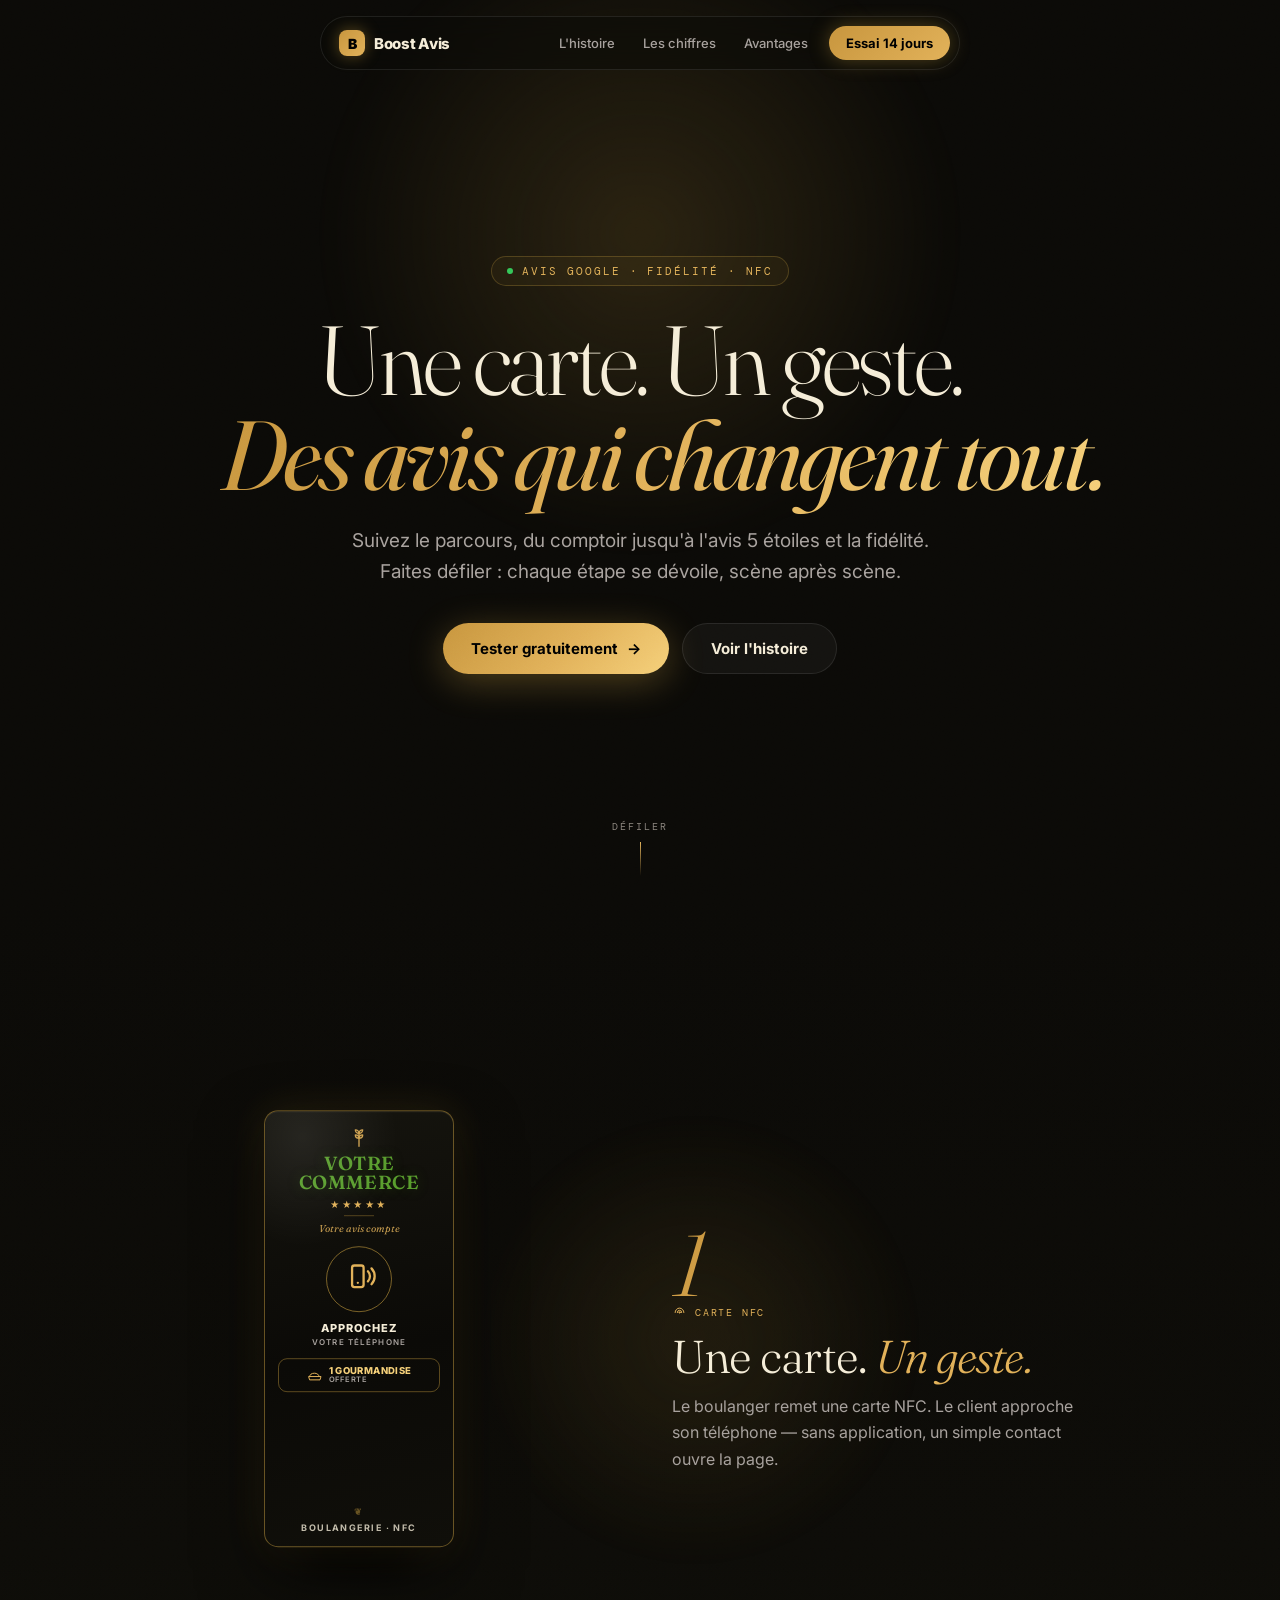
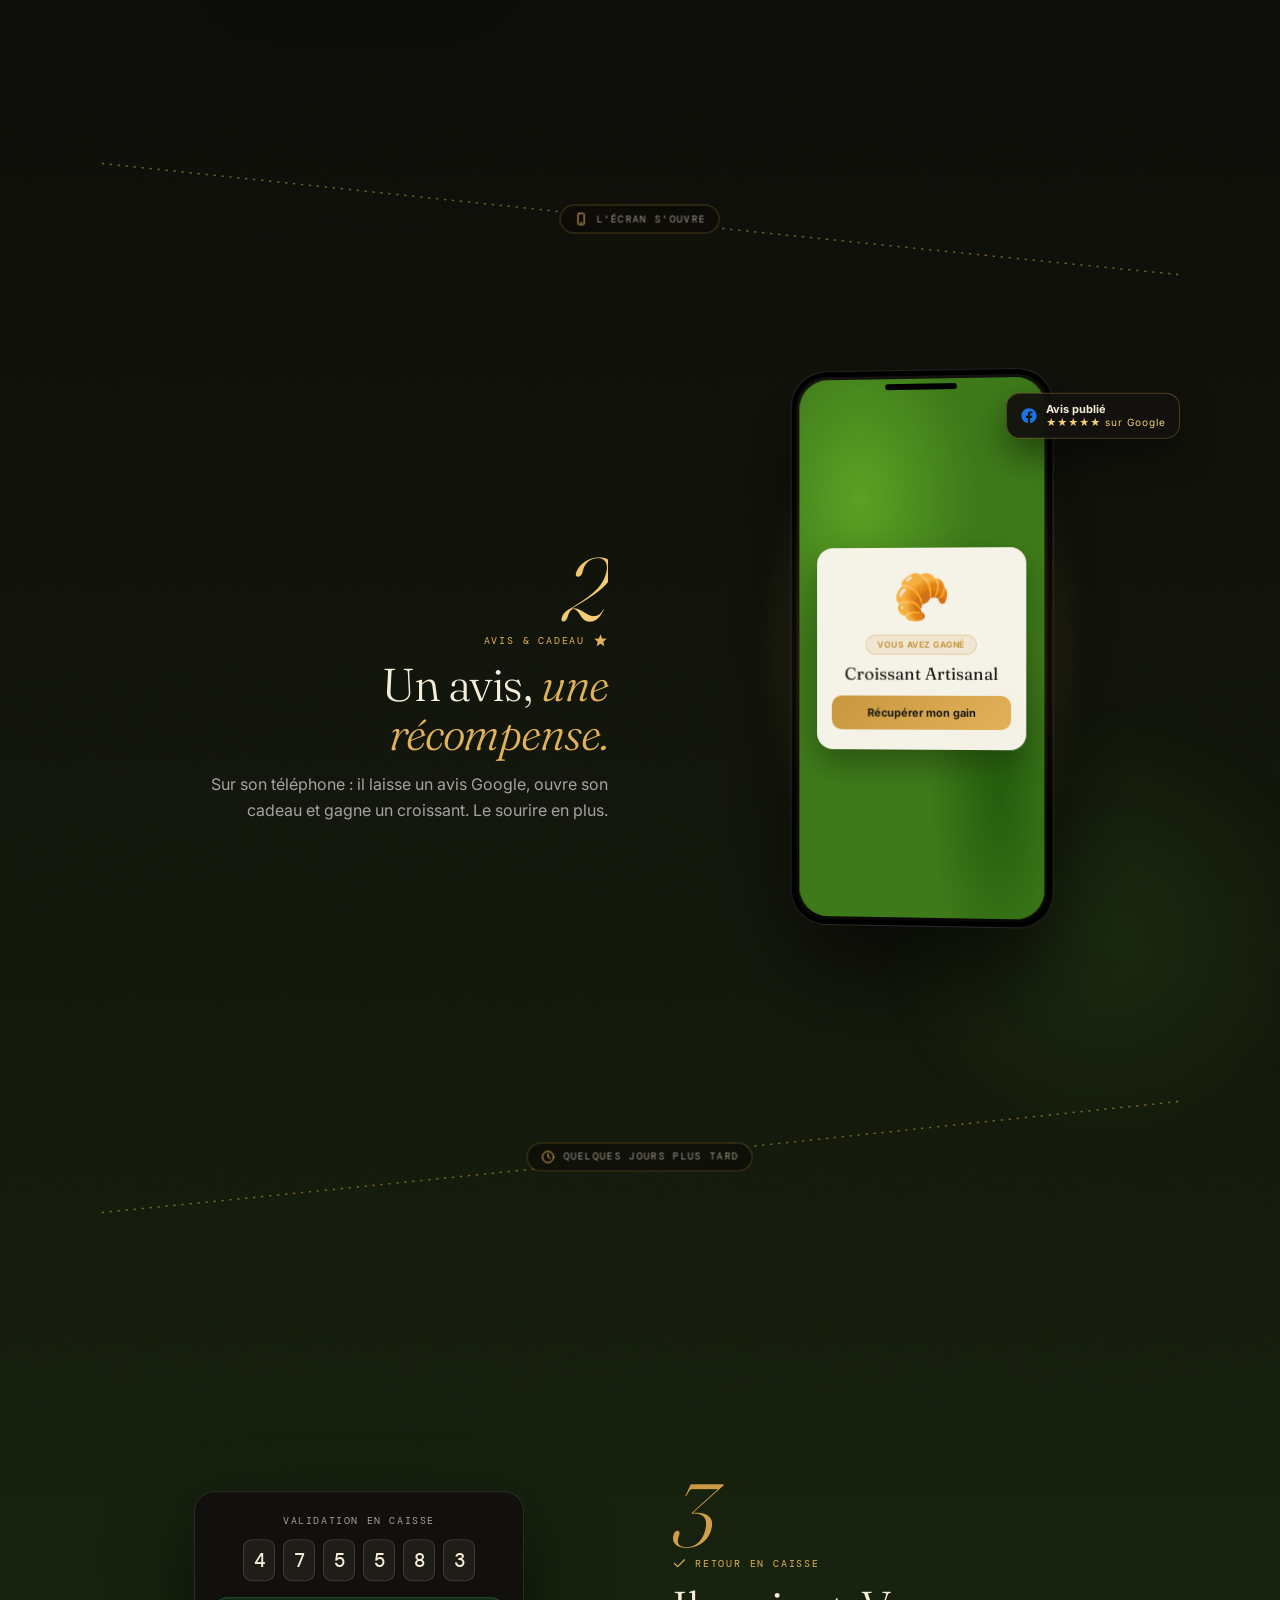
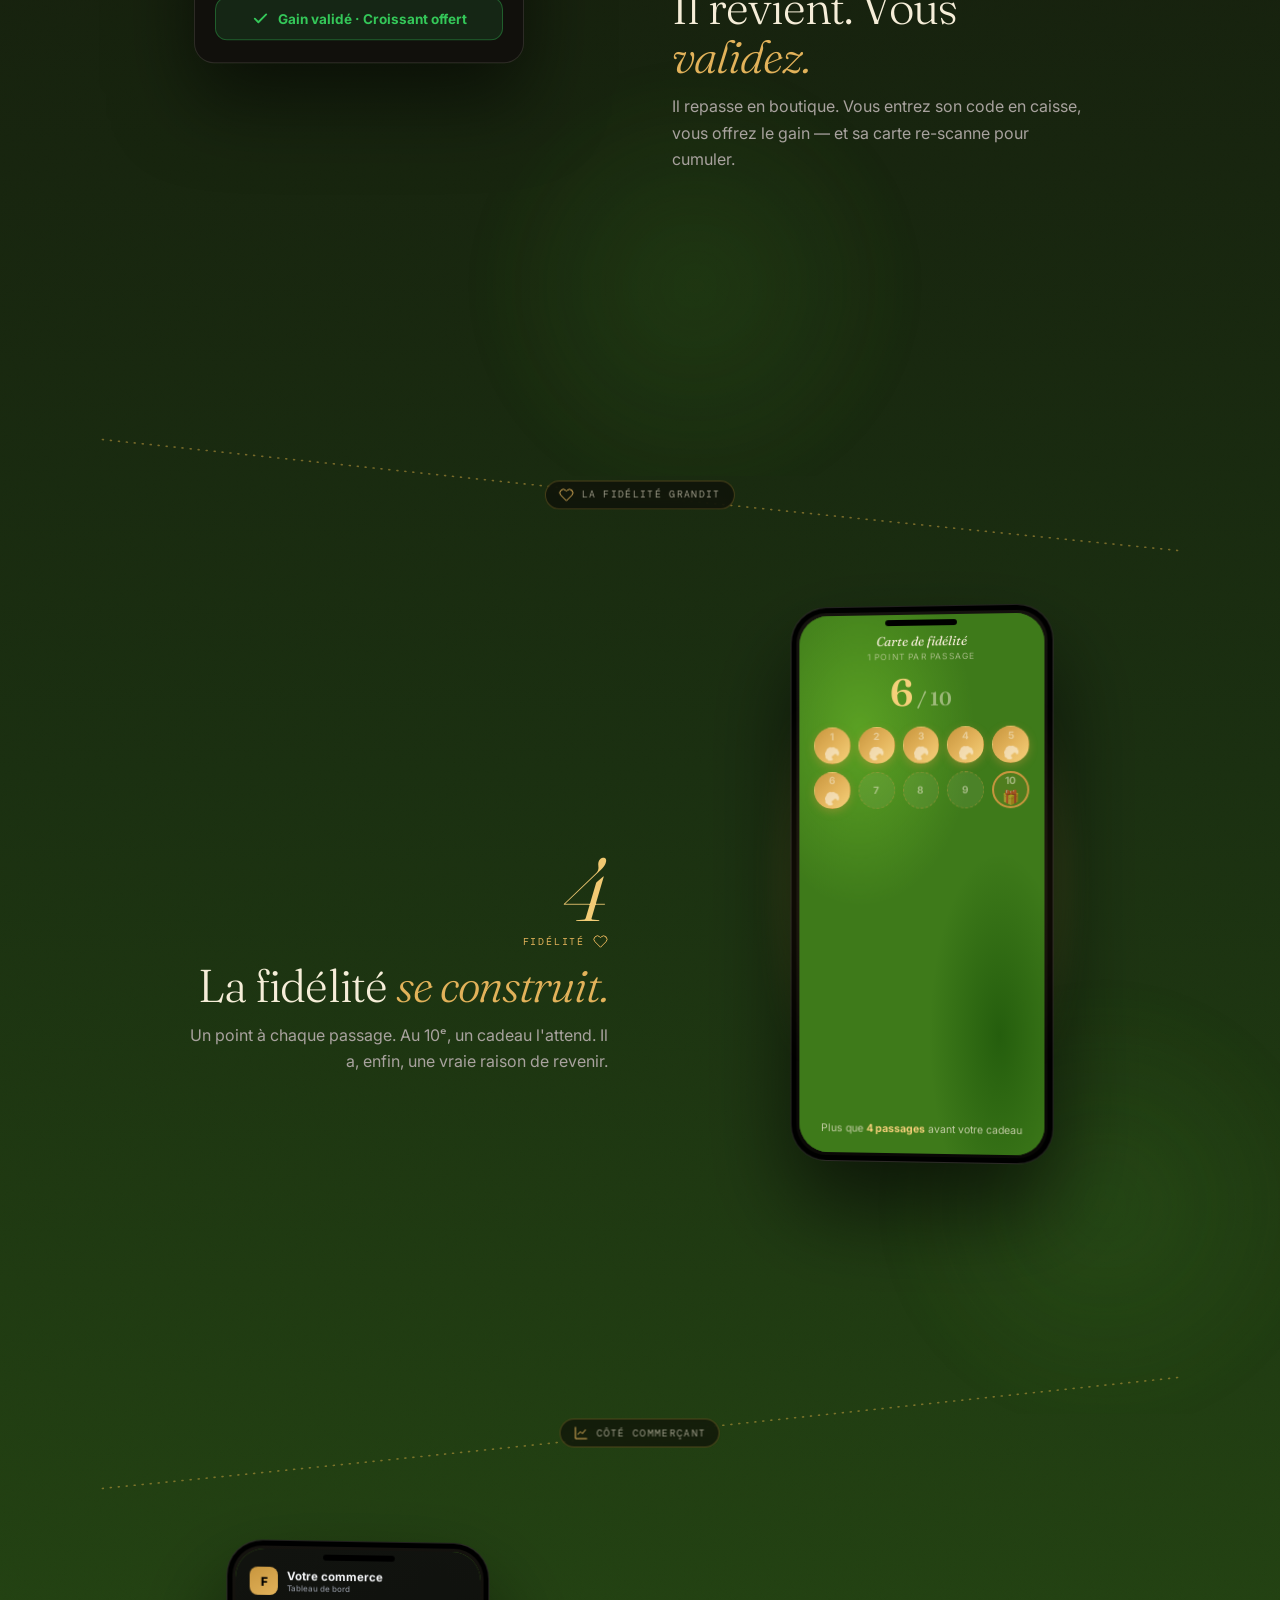
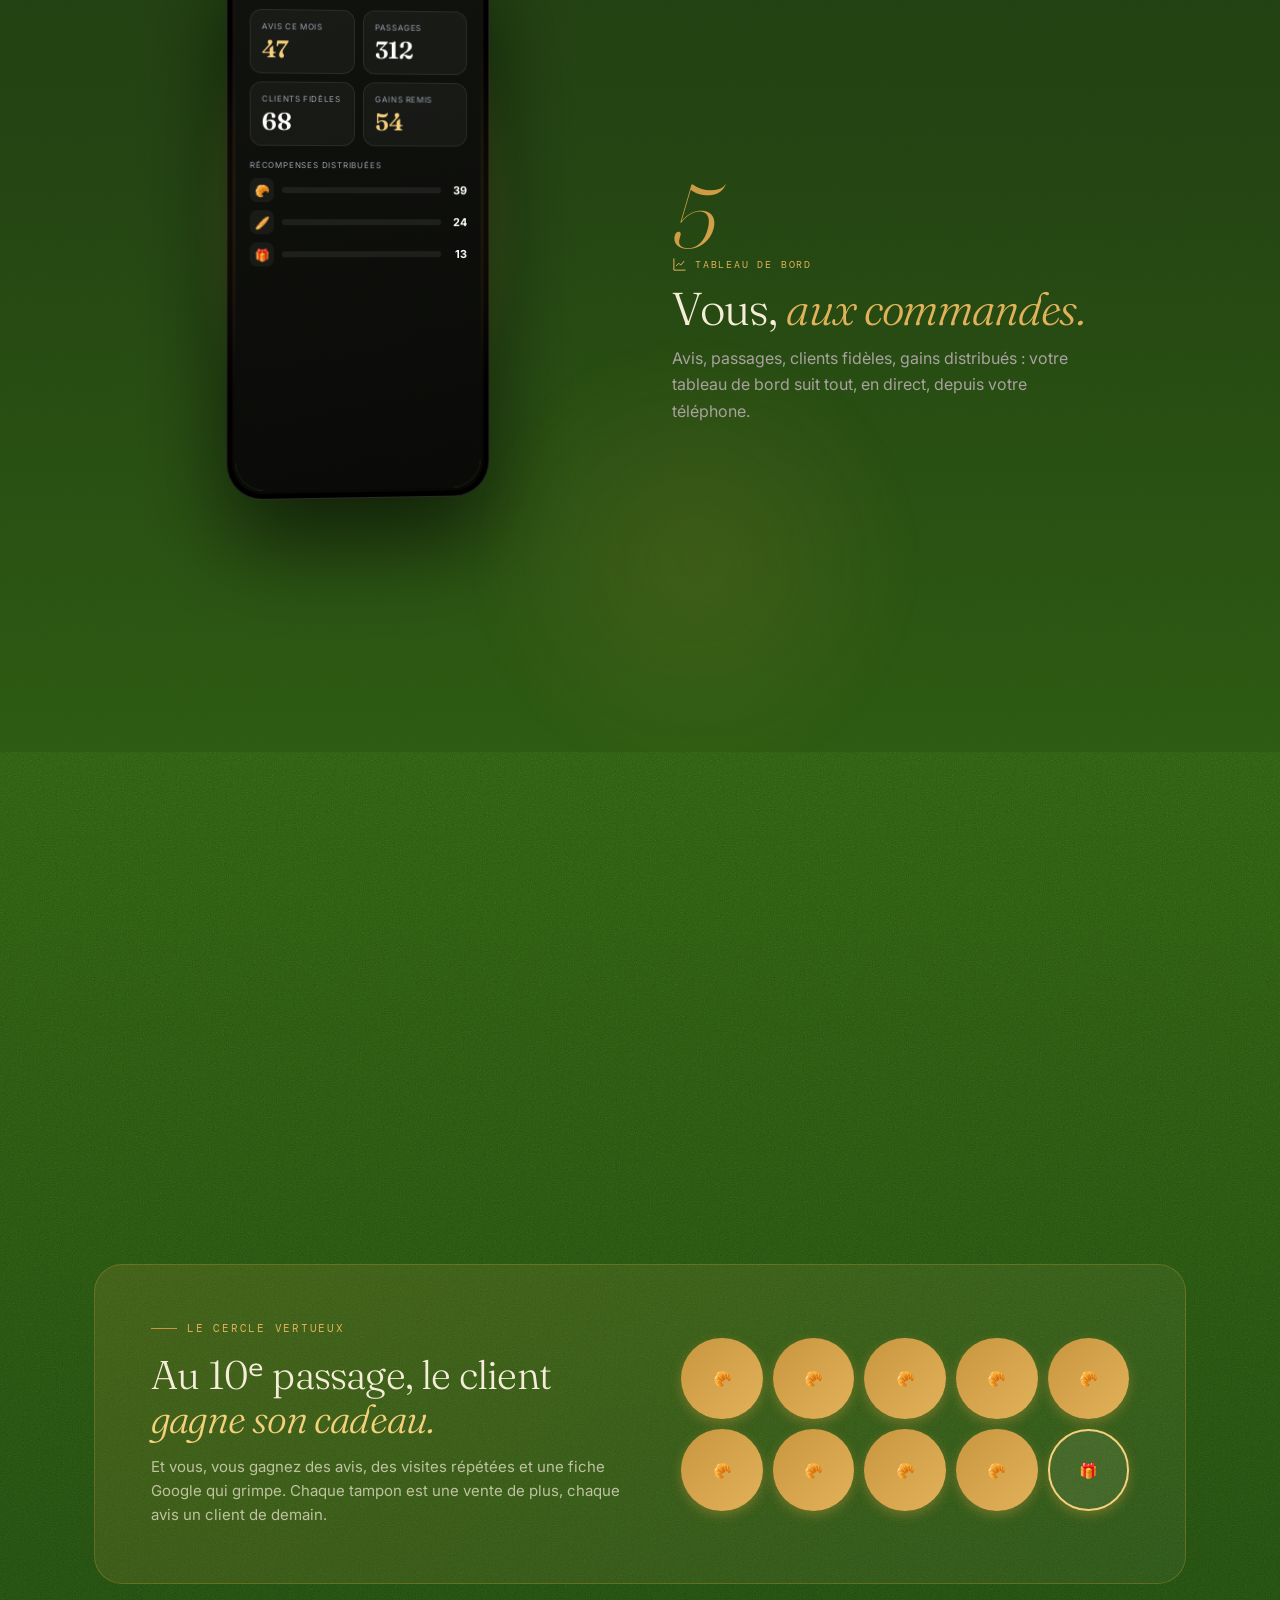
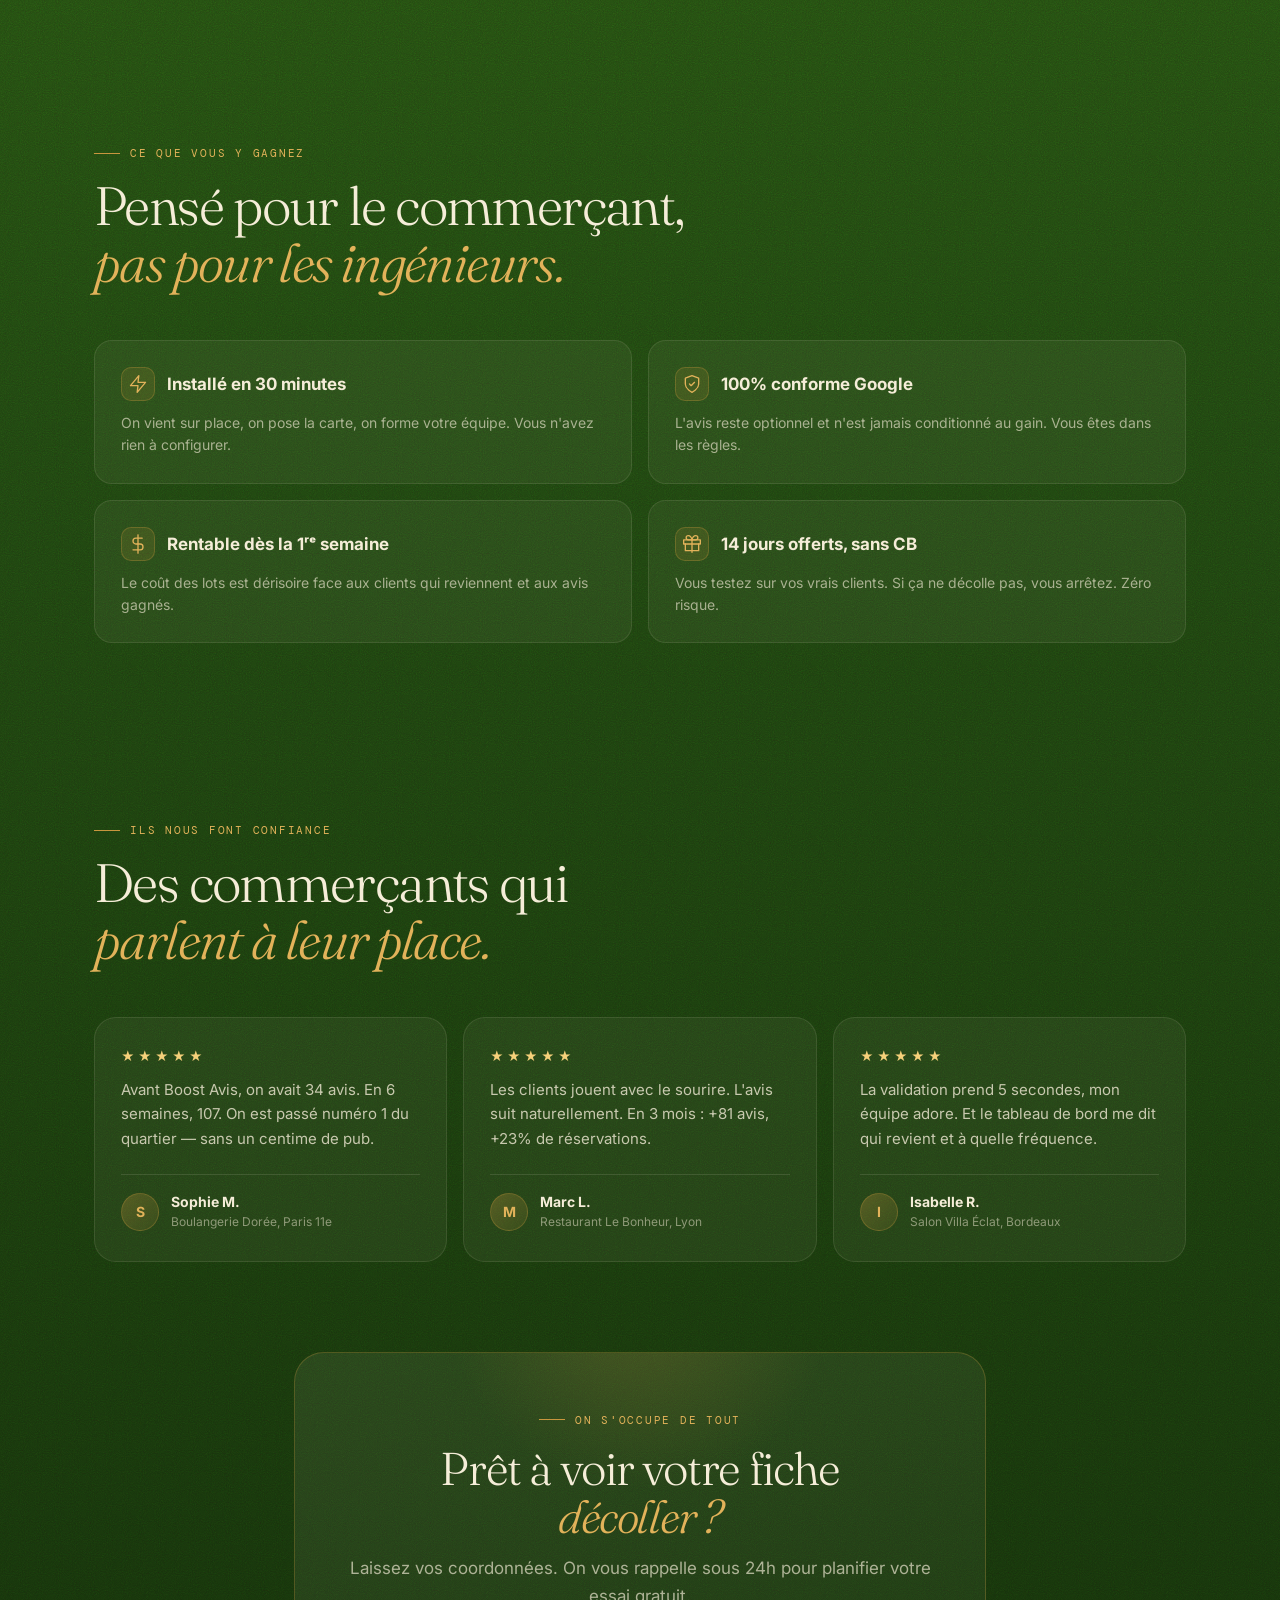
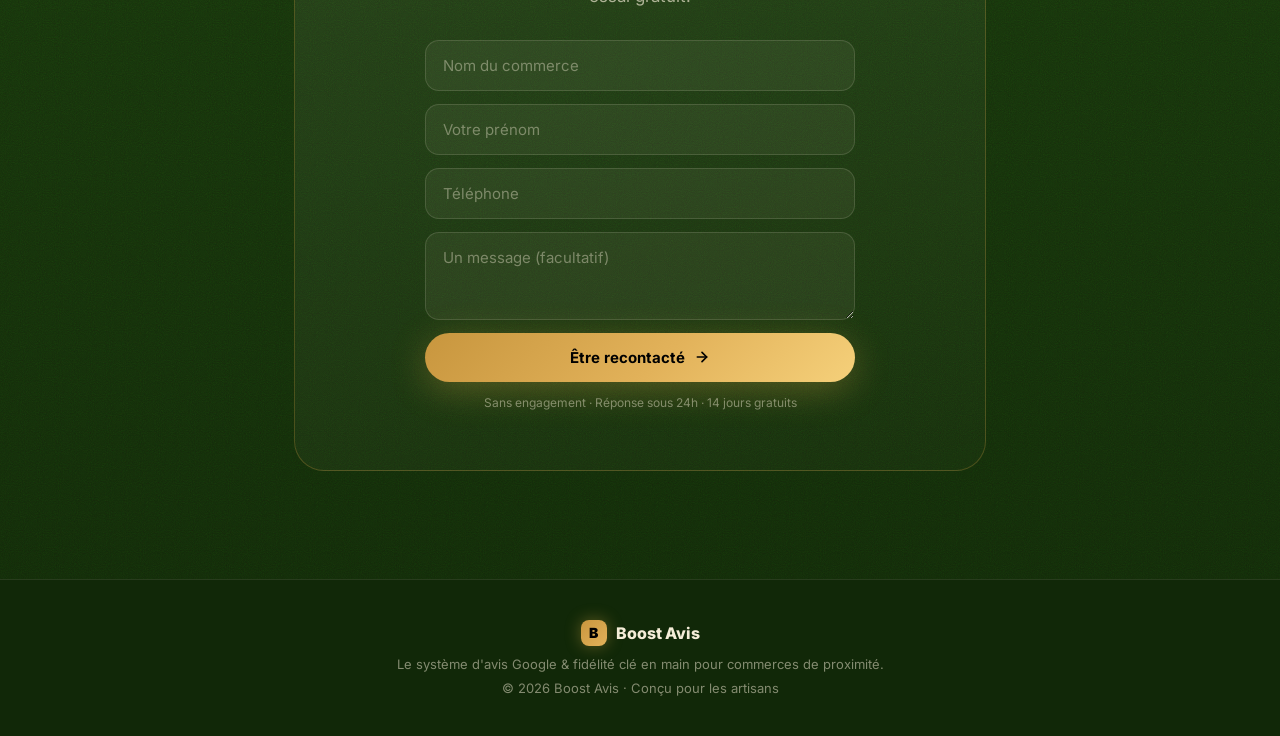
<file: site-commerces-immersif.html>
<!DOCTYPE html>
<html lang="fr">
<head>
<meta charset="UTF-8">
<meta name="viewport" content="width=device-width, initial-scale=1.0, viewport-fit=cover">
<meta name="color-scheme" content="dark">
<meta name="theme-color" content="#0B0A07">
<title>Boost Avis — Du comptoir à l'avis 5 étoiles</title>
<link rel="preconnect" href="https://fonts.googleapis.com">
<link rel="preconnect" href="https://fonts.gstatic.com" crossorigin>
<link href="https://fonts.googleapis.com/css2?family=Fraunces:ital,opsz,wght@0,9..144,300;0,9..144,400;0,9..144,600;1,9..144,400;1,9..144,600&family=Inter:wght@400;500;600;700;800;900&family=DM+Mono:wght@400;500&display=swap" rel="stylesheet">
<style>
/* ════════════════════════════════════════════════════════════════
   BOOST AVIS — Landing narrative.  Layout TIMELINE ZIGZAG :
   chaque scène = [ numéro encadré ] ↔ [ illustration + animation ],
   côté alterné à chaque étape.  7e zone implantée (marketing).
   100% CSS/JS natif. Révélation à l'entrée (IntersectionObserver).
   ════════════════════════════════════════════════════════════════ */
:root{
  --black:#0B0A07;--cream:#F5EDD8;--cream3:#FBF6EE;
  --green:#3E7A1A;--green-dk:#1C3A0E;--green-deep:#112808;
  --gold:#C8963E;--gold2:#E2B25A;--gold3:#F5D07A;
  --ink:#1A1A14;--muted:#A8A29E;--muted2:#8B857E;
  --green-txt:#34C759;--line:rgba(255,255,255,.09);
}
*{box-sizing:border-box;margin:0;padding:0;-webkit-tap-highlight-color:transparent}
html{scroll-behavior:smooth}
body{background:var(--black);color:var(--cream);font-family:'Inter',-apple-system,sans-serif;-webkit-font-smoothing:antialiased;overflow-x:hidden}
::selection{background:var(--gold);color:#000}
a{color:inherit;text-decoration:none}
svg{display:block}

.prog{position:fixed;top:0;left:0;height:3px;width:100%;z-index:2000;transform:scaleX(0);transform-origin:0 50%;background:linear-gradient(90deg,var(--gold),var(--gold2),var(--gold3))}
.grain{position:fixed;inset:0;z-index:1;pointer-events:none;opacity:.05;mix-blend-mode:overlay;
  background-image:url("data:image/svg+xml,%3Csvg xmlns='http://www.w3.org/2000/svg' width='200' height='200'%3E%3Cfilter id='n'%3E%3CfeTurbulence type='fractalNoise' baseFrequency='.9' numOctaves='3' stitchTiles='stitch'/%3E%3C/filter%3E%3Crect width='200' height='200' filter='url(%23n)'/%3E%3C/svg%3E");background-size:160px 160px}

/* ── NAV ── */
nav{position:fixed;top:16px;left:50%;transform:translateX(-50%);z-index:1500;display:flex;align-items:center;gap:8px;
  padding:9px 9px 9px 18px;background:rgba(12,11,8,.55);backdrop-filter:blur(20px);-webkit-backdrop-filter:blur(20px);
  border:1px solid var(--line);border-radius:100px;width:min(640px,calc(100% - 24px));transition:transform .45s cubic-bezier(.16,1,.3,1)}
nav.hidden{transform:translateX(-50%) translateY(-160%)}
.nav-brand{display:flex;align-items:center;gap:9px;font-weight:800;font-size:15px;letter-spacing:-.02em;margin-right:auto}
.nav-logo{width:26px;height:26px;border-radius:8px;background:linear-gradient(135deg,var(--gold),var(--gold2));display:grid;place-items:center;color:#000;font-weight:900;font-size:14px;box-shadow:0 0 16px rgba(212,168,67,.4)}
.nav-links{display:flex;gap:2px}
.nav-links a{font-size:13px;color:var(--muted);padding:8px 13px;border-radius:100px;transition:color .2s,background .2s;font-weight:500}
.nav-links a:hover{color:#fff;background:rgba(255,255,255,.06)}
.nav-cta{font-size:13px;font-weight:700;color:#000;padding:9px 17px;border-radius:100px;background:linear-gradient(135deg,var(--gold),var(--gold2));box-shadow:0 0 20px rgba(212,168,67,.35);white-space:nowrap}
@media(max-width:720px){.nav-links{display:none}}

.btn{font-family:'Inter',sans-serif;font-size:15px;font-weight:700;padding:15px 28px;border-radius:100px;cursor:pointer;border:none;display:inline-flex;align-items:center;gap:9px;transition:transform .3s cubic-bezier(.16,1,.3,1),box-shadow .3s}
.btn-gold{background:linear-gradient(135deg,var(--gold),var(--gold2) 55%,var(--gold3));color:#000;box-shadow:0 8px 36px rgba(212,168,67,.32)}
.btn-gold:hover{box-shadow:0 12px 48px rgba(212,168,67,.5);transform:translateY(-2px)}
.btn-ghost{background:rgba(255,255,255,.04);color:var(--cream);border:1px solid var(--line)}
.btn-ghost:hover{background:rgba(255,255,255,.09)}

/* ══════════════ HERO ══════════════ */
.hero{position:relative;min-height:100svh;display:flex;flex-direction:column;align-items:center;justify-content:center;text-align:center;padding:120px 24px 90px;overflow:hidden}
.hero-aura{position:absolute;width:720px;height:720px;border-radius:50%;top:-14%;left:50%;transform:translateX(-50%);background:radial-gradient(circle,rgba(212,168,67,.16),transparent 62%);filter:blur(16px);pointer-events:none}
.hero-eyebrow{position:relative;display:inline-flex;align-items:center;gap:9px;font-family:'DM Mono',monospace;font-size:11px;text-transform:uppercase;letter-spacing:.18em;color:var(--gold2);margin-bottom:26px;padding:7px 15px;border:1px solid rgba(212,168,67,.25);border-radius:100px;background:rgba(212,168,67,.05)}
.hero-eyebrow .pulse{width:6px;height:6px;border-radius:50%;background:var(--green-txt);animation:pulse 2s infinite}
@keyframes pulse{0%{box-shadow:0 0 0 0 rgba(52,199,89,.5)}70%{box-shadow:0 0 0 8px rgba(52,199,89,0)}100%{box-shadow:0 0 0 0 rgba(52,199,89,0)}}
.hero h1{position:relative;font-family:'Fraunces',serif;font-weight:300;font-size:clamp(40px,8.4vw,98px);line-height:.97;letter-spacing:-.03em;max-width:15ch;margin-bottom:24px}
.hero h1 em{font-style:italic;font-weight:400;background:linear-gradient(115deg,var(--gold),var(--gold2),var(--gold3));-webkit-background-clip:text;background-clip:text;-webkit-text-fill-color:transparent}
.hero h1 .word{display:inline-block;opacity:0;transform:translateY(36px) rotate(2deg);filter:blur(6px)}
.hero .sub{position:relative;font-size:clamp(15px,2.1vw,19px);color:var(--muted);max-width:52ch;line-height:1.6;margin-bottom:36px;opacity:0;transform:translateY(18px)}
.hero-cta{position:relative;display:flex;gap:13px;flex-wrap:wrap;justify-content:center;opacity:0;transform:translateY(18px)}
.hero-scroll{position:absolute;bottom:24px;left:50%;transform:translateX(-50%);font-family:'DM Mono',monospace;font-size:10px;letter-spacing:.2em;text-transform:uppercase;color:var(--muted2);display:flex;flex-direction:column;align-items:center;gap:9px;opacity:0;animation:fadeIn 1s 1.7s forwards}
.hero-scroll .ln{width:1px;height:34px;background:linear-gradient(var(--gold2),transparent);animation:scrolln 2s infinite}
@keyframes scrolln{0%{transform:scaleY(0);transform-origin:top}50%{transform:scaleY(1);transform-origin:top}50.1%{transform-origin:bottom}100%{transform:scaleY(0);transform-origin:bottom}}
@keyframes fadeIn{to{opacity:1}}

/* ══════════════ STORY (fond continu sombre → chaud) ══════════════ */
.story{position:relative;background:linear-gradient(180deg,#0B0A07 0%,#0d0c08 14%,#141a0c 40%,#1a2f10 66%,#244512 88%,#2d5a12 100%)}
.story::before{content:'';position:absolute;inset:0;z-index:1;pointer-events:none;opacity:.05;mix-blend-mode:overlay;
  background-image:url("data:image/svg+xml,%3Csvg xmlns='http://www.w3.org/2000/svg' width='200' height='200'%3E%3Cfilter id='s'%3E%3CfeTurbulence type='fractalNoise' baseFrequency='.85' numOctaves='3' stitchTiles='stitch'/%3E%3C/filter%3E%3Crect width='200' height='200' filter='url(%23s)'/%3E%3C/svg%3E");background-size:150px 150px}

.scene{position:relative;z-index:2;min-height:100svh;display:flex;align-items:center;justify-content:center;padding:84px clamp(16px,4vw,48px);overflow:hidden}
.scene-glow{position:absolute;width:520px;height:520px;border-radius:50%;pointer-events:none;filter:blur(20px);opacity:.8}
.g-gold{background:radial-gradient(circle,rgba(212,168,67,.14),transparent 62%)}
.g-green{background:radial-gradient(circle,rgba(80,170,40,.16),transparent 62%)}

/* Deux zones alternées : visuel d'un côté, texte de l'autre → lecture en S */
.scene-row{position:relative;z-index:3;display:grid;grid-template-columns:1fr 1fr;align-items:center;gap:clamp(22px,5vw,76px);width:min(1060px,100%)}
.scene-viz{position:relative;display:grid;place-items:center;min-width:0;grid-column:1;grid-row:1}
.scene-viz>*{max-width:100%}
.copy{position:relative;min-width:0;max-width:42ch;grid-column:2;grid-row:1;text-align:left;justify-self:start}
.scene.alt .scene-viz{grid-column:2}
.scene.alt .copy{grid-column:1;text-align:right;justify-self:end}
.copy .num{display:block;font-family:'Fraunces',serif;font-style:italic;font-weight:300;line-height:.8;font-size:clamp(44px,7vw,92px);margin-bottom:4px;
  background:linear-gradient(135deg,var(--gold),var(--gold2),var(--gold3));-webkit-background-clip:text;background-clip:text;-webkit-text-fill-color:transparent}
.copy .ico{display:inline-flex;align-items:center;gap:8px;font-family:'DM Mono',monospace;font-size:10px;letter-spacing:.18em;text-transform:uppercase;color:var(--gold2);margin-bottom:12px}
.scene.alt .copy .ico{flex-direction:row-reverse}
.copy .ico svg{width:15px;height:15px}
.copy h2{font-family:'Fraunces',serif;font-weight:300;font-size:clamp(24px,4.2vw,46px);line-height:1.07;letter-spacing:-.02em;color:var(--cream)}
.copy h2 em{font-style:italic;color:var(--gold2)}
.copy p{font-size:clamp(14px,1.7vw,16px);color:var(--muted);line-height:1.65;margin-top:12px}

/* Tilt 3D léger des supports (profondeur premium) */
.scene-viz .device{transform:perspective(1400px) rotateY(5deg)}
.scene.alt .scene-viz .device{transform:perspective(1400px) rotateY(-5deg)}

/* ── CONNECTEURS diagonaux entre scènes : le fil du parcours ── */
.connector{position:relative;z-index:3;height:clamp(92px,14vh,150px);margin:clamp(-44px,-6vh,-24px) 0;pointer-events:none;overflow:hidden}
.connector .line{position:absolute;inset:0;width:100%;height:100%}
.connector .line path{fill:none;stroke:rgba(212,168,67,.5);stroke-width:1.6;stroke-dasharray:1 7;stroke-linecap:round;vector-effect:non-scaling-stroke}
.connector .knob{position:absolute;top:50%;left:50%;transform:translate(-50%,-50%);display:inline-flex;align-items:center;gap:8px;
  background:rgba(12,11,8,.62);backdrop-filter:blur(6px);-webkit-backdrop-filter:blur(6px);border:1px solid rgba(212,168,67,.3);border-radius:99px;padding:6px 13px;white-space:nowrap}
.connector .knob svg{width:15px;height:15px;color:var(--gold2);flex-shrink:0}
.connector .knob span{font-family:'DM Mono',monospace;font-size:9.5px;letter-spacing:.14em;text-transform:uppercase;color:rgba(245,237,216,.62)}

/* — Révélation à l'entrée — */
.r{opacity:0;transform:translateY(20px);transition:opacity .6s cubic-bezier(.16,1,.3,1),transform .6s cubic-bezier(.16,1,.3,1)}
.scene.in .r{opacity:1;transform:none}
.r.d1{transition-delay:.07s}.r.d2{transition-delay:.16s}.r.d3{transition-delay:.25s}

/* ══════════════ CARTE NFC (portrait ~2×5 cm, d'après la vraie carte) ══════════════ */
.nfc{position:relative;width:clamp(150px,40vw,190px);aspect-ratio:2/4.6;border-radius:14px;
  background:linear-gradient(170deg,#15140e 0%,#0b0a07 55%,#100f0a 100%);border:1px solid rgba(212,168,67,.45);
  box-shadow:0 26px 64px rgba(0,0,0,.6),0 0 40px rgba(212,168,67,.14),inset 0 1px 0 rgba(255,255,255,.07);
  padding:15px 13px 13px;display:flex;flex-direction:column;align-items:center;text-align:center;color:var(--cream);overflow:hidden}
.nfc::before{content:'';position:absolute;inset:0;border-radius:14px;pointer-events:none;background:radial-gradient(120% 60% at 20% 6%,rgba(255,255,255,.08),transparent 42%)}
.nfc-wheat{color:var(--gold2);opacity:.9;margin-bottom:6px}
.nfc-name{font-family:'Fraunces',serif;font-weight:600;font-size:clamp(15px,3.6vw,19px);line-height:1;letter-spacing:.02em;color:#5a9e2e;text-shadow:0 0 14px rgba(80,160,40,.25)}
.nfc-stars{color:var(--gold2);font-size:9px;letter-spacing:2.5px;margin:7px 0 5px}
.nfc-slogan{font-family:'Fraunces',serif;font-style:italic;font-size:10px;color:var(--gold2);opacity:.85;margin-bottom:11px;position:relative;padding-top:7px}
.nfc-slogan::before{content:'';position:absolute;top:0;left:50%;transform:translateX(-50%);width:30px;height:1px;background:rgba(212,168,67,.4)}
.nfc-ring{width:clamp(52px,15vw,66px);height:clamp(52px,15vw,66px);border-radius:50%;border:1.5px solid rgba(212,168,67,.55);display:grid;place-items:center;color:var(--gold2);margin-bottom:9px}
.nfc-ring svg{width:54%;height:54%}
.nfc-approach{font-size:11px;font-weight:800;letter-spacing:.08em;color:var(--cream)}
.nfc-approach span{display:block;font-size:8px;font-weight:600;letter-spacing:.14em;color:var(--muted);margin-top:2px}
.nfc-offer{margin-top:11px;width:100%;border:1px solid rgba(212,168,67,.4);border-radius:9px;padding:7px 6px;display:flex;align-items:center;justify-content:center;gap:6px;color:var(--gold2)}
.nfc-offer svg{width:16px;height:16px;flex-shrink:0}
.nfc-offer b{font-size:9.5px;font-weight:800;letter-spacing:.04em;color:var(--gold3);line-height:1.1;text-align:left}
.nfc-offer b span{display:block;font-size:7.5px;font-weight:600;color:var(--muted);letter-spacing:.1em}
.nfc-foot{margin-top:auto;padding-top:10px;font-size:9px;font-weight:700;letter-spacing:.16em;color:rgba(245,237,216,.78);text-transform:uppercase}
.nfc-foot::before{content:'❦';display:block;color:rgba(212,168,67,.45);font-size:9px;margin-bottom:5px}
.nfc-wrap{position:relative;display:grid;place-items:center}
.nfc-wrap::after{content:'';position:absolute;bottom:-26px;width:60%;height:24px;border-radius:50%;background:rgba(0,0,0,.5);filter:blur(12px);z-index:-1}
.float{animation:float 6s ease-in-out infinite}
@keyframes float{0%,100%{transform:translateY(0) rotate(-1.4deg)}50%{transform:translateY(-7px) rotate(1.4deg)}}
.scan-pulse{position:absolute;inset:-16px;border-radius:20px;border:1.5px solid rgba(52,199,89,.45)}
.scene.in .scan-pulse{animation:scan 2.2s ease-out infinite}
@keyframes scan{0%{transform:scale(.85);opacity:.7}100%{transform:scale(1.3);opacity:0}}

/* ══════════════ TÉLÉPHONE ══════════════ */
.device{position:relative;width:clamp(200px,56vw,264px);max-width:100%;aspect-ratio:9/19;border-radius:36px;background:linear-gradient(160deg,#15130f,#080705);padding:8px;border:1px solid rgba(255,255,255,.1);box-shadow:0 46px 90px rgba(0,0,0,.6),inset 0 0 0 5px #000}
.device::before{content:'';position:absolute;top:13px;left:50%;transform:translateX(-50%);width:72px;height:6px;border-radius:99px;background:#000;z-index:5}
.screen{position:relative;width:100%;height:100%;border-radius:29px;overflow:hidden;background:#3E7A1A}
.gbg{position:absolute;inset:0;background:#3E7A1A;background-image:radial-gradient(ellipse 80% 55% at 25% 22%,rgba(120,200,45,.5),transparent 58%),radial-gradient(ellipse 55% 65% at 82% 78%,rgba(20,75,5,.6),transparent 52%)}

.rw{position:absolute;inset:0;display:grid;place-items:center;padding:18px}
.rw-card{width:100%;background:rgba(251,246,238,.97);border-radius:16px;padding:20px 15px;text-align:center;box-shadow:0 14px 30px rgba(0,0,0,.3)}
.rw-emo{font-size:46px;margin-bottom:8px;display:block}
.scene.in .rw-emo{animation:pop .6s .3s cubic-bezier(.34,1.56,.64,1) both}
@keyframes pop{0%{transform:scale(0) rotate(-12deg)}100%{transform:scale(1)}}
.rw-badge{display:inline-block;background:rgba(200,150,62,.12);border:1px solid rgba(200,150,62,.3);color:var(--gold);font-size:8.5px;font-weight:700;letter-spacing:.06em;text-transform:uppercase;padding:4px 11px;border-radius:99px;margin-bottom:8px}
.rw-name{font-family:'Fraunces',serif;font-size:17px;color:var(--ink);margin-bottom:12px}
.rw-btn{background:linear-gradient(135deg,var(--gold),var(--gold2));color:var(--ink);font-weight:700;font-size:11px;padding:10px;border-radius:10px}

/* chip avis flottant (scène 3) */
.chip{position:absolute;top:4%;right:-10px;display:flex;align-items:center;gap:8px;background:rgba(20,18,14,.94);border:1px solid rgba(212,168,67,.3);border-radius:14px;padding:9px 13px;box-shadow:0 16px 36px rgba(0,0,0,.45)}
.chip svg{width:18px;height:18px}
.chip .x{font-size:11px;line-height:1.2;text-align:left}
.chip .x b{display:block;color:var(--cream);font-weight:700}
.chip .x i{color:var(--gold3);font-style:normal;letter-spacing:1px;font-size:10px}

/* validation vendeur (scène 4) */
.vendor{width:100%;max-width:330px;background:rgba(18,16,12,.92);border:1px solid rgba(245,237,216,.12);border-radius:20px;padding:22px 20px;box-shadow:0 36px 80px rgba(0,0,0,.55)}
.vendor .vh{font-family:'DM Mono',monospace;font-size:10px;letter-spacing:.16em;text-transform:uppercase;color:var(--muted);margin-bottom:12px;text-align:center}
.vcode{display:flex;gap:8px;justify-content:center;margin-bottom:16px}
.vcode span{width:32px;height:42px;border-radius:9px;background:rgba(245,237,216,.06);border:1px solid rgba(245,237,216,.14);display:grid;place-items:center;font-family:'DM Mono',monospace;font-size:19px;font-weight:500;color:var(--cream)}
.vok{display:flex;align-items:center;justify-content:center;gap:9px;padding:12px;border-radius:12px;background:rgba(52,199,89,.12);border:1px solid rgba(52,199,89,.35);color:var(--green-txt);font-weight:700;font-size:13.5px}
.vok svg{width:17px;height:17px}

/* fidélité (scène 5) — tampons */
.fid{position:absolute;inset:0;display:flex;flex-direction:column;padding:18px 15px;color:var(--cream)}
.fid-h{text-align:center;font-family:'Fraunces',serif;font-style:italic;font-size:13px;margin-bottom:3px}
.fid-sub{text-align:center;font-size:8.5px;letter-spacing:.14em;text-transform:uppercase;color:rgba(245,237,216,.55);margin-bottom:12px}
.fid-count{text-align:center;font-family:'Fraunces',serif;font-weight:600;font-size:38px;color:var(--gold3);line-height:1}
.fid-count span{font-size:19px;color:rgba(245,237,216,.5)}
.fid-grid{display:grid;grid-template-columns:repeat(5,1fr);gap:8px;margin-top:15px}
.st{aspect-ratio:1;border-radius:50%;display:grid;place-items:center;font-size:10px;font-weight:700;background:rgba(245,237,216,.07);border:1.5px dashed rgba(200,150,62,.4);color:rgba(245,237,216,.5);transition:background .4s ease,border-color .4s ease,transform .4s ease}
.st.full{background:linear-gradient(135deg,var(--gold),var(--gold2),var(--gold3));border-style:solid;border-color:transparent;box-shadow:0 3px 9px rgba(200,150,62,.4)}
.st.full::after{content:'🥐';font-size:13px;filter:saturate(0) brightness(2.6)}
.st.rw2{border:2px solid var(--gold);background:rgba(200,150,62,.12)}
.st.rw2::after{content:'🎁';font-size:14px}
.st.rw2.full{background:linear-gradient(135deg,var(--gold),var(--gold3))}
.st.rw2.full::after{filter:none}
.fid-msg{text-align:center;font-size:10.5px;color:rgba(245,237,216,.72);margin-top:auto;padding-top:11px}
.fid-msg b{color:var(--gold3)}

/* dashboard (scène 6) */
.dash{position:absolute;inset:0;background:linear-gradient(170deg,#11130f,#0a0b08);padding:18px 14px;display:flex;flex-direction:column;color:#F3F4F6}
.dash-h{display:flex;align-items:center;gap:9px;margin-bottom:14px}
.dash-mk{width:28px;height:28px;border-radius:8px;background:linear-gradient(150deg,var(--gold),var(--gold2));display:grid;place-items:center;color:#000;font-weight:800;font-size:12px}
.dash-tt{font-size:11.5px;font-weight:700}.dash-tt span{display:block;font-size:8px;color:#8a8f98;font-weight:500}
.kpi{display:grid;grid-template-columns:1fr 1fr;gap:8px}
.kc{background:rgba(255,255,255,.04);border:1px solid rgba(255,255,255,.08);border-radius:12px;padding:11px}
.kc .l{font-size:8px;color:#9aa1ad;text-transform:uppercase;letter-spacing:.08em;margin-bottom:6px}
.kc .v{font-family:'Fraunces',serif;font-size:24px;font-weight:600;line-height:1;color:#fff}
.kc .v.g{color:var(--gold3)}
.dash-sec{font-size:8px;color:#9aa1ad;text-transform:uppercase;letter-spacing:.1em;margin:14px 0 8px}
.bar{display:flex;align-items:center;gap:8px;margin-bottom:8px}
.bar .e{width:24px;height:24px;border-radius:7px;background:rgba(255,255,255,.05);display:grid;place-items:center;font-size:12px}
.bar .tk{flex:1;height:6px;border-radius:99px;background:rgba(255,255,255,.07);overflow:hidden}
.bar .fl{height:100%;border-radius:99px;background:linear-gradient(90deg,var(--gold),var(--gold3));width:0;transition:width 1s cubic-bezier(.16,1,.3,1)}
.scene.in .bar .fl{width:var(--w)}
.bar .n{font-size:11px;font-weight:700;color:#fff;min-width:18px;text-align:right}

.halo{position:absolute;width:118%;height:118%;left:-9%;top:-9%;z-index:-1;border-radius:50%;background:radial-gradient(circle,rgba(212,168,67,.16),transparent 60%);filter:blur(8px)}

/* ══════════════ ZONE 7 — IMPLANTÉE DANS LE SITE (marketing) ══════════════ */
.warm{position:relative;z-index:2;background:linear-gradient(180deg,#2d5a12 0%,#1f4310 40%,#112808 100%)}
.warm::before{content:'';position:absolute;inset:0;pointer-events:none;opacity:.5;mix-blend-mode:overlay;
  background-image:url("data:image/svg+xml,%3Csvg xmlns='http://www.w3.org/2000/svg' width='200' height='200'%3E%3Cfilter id='w'%3E%3CfeTurbulence type='fractalNoise' baseFrequency='.8' numOctaves='4' stitchTiles='stitch'/%3E%3C/filter%3E%3Crect width='200' height='200' filter='url(%23w)'/%3E%3C/svg%3E");background-size:170px 170px}
section.block{position:relative;z-index:2;max-width:1140px;margin:0 auto;padding:clamp(64px,10vh,110px) 24px}
.eyebrow{font-family:'DM Mono',monospace;font-size:11px;text-transform:uppercase;letter-spacing:.16em;color:var(--gold2);display:flex;align-items:center;gap:10px;margin-bottom:18px}
.eyebrow::before{content:'';width:26px;height:1px;background:var(--gold)}
.h2{font-family:'Fraunces',serif;font-weight:300;font-size:clamp(30px,5.2vw,54px);line-height:1.05;letter-spacing:-.03em;max-width:18ch;margin-bottom:18px;color:var(--cream)}
.h2 em{font-style:italic;color:var(--gold2)}
.lead{font-size:17px;color:rgba(245,237,216,.66);max-width:56ch;line-height:1.65}
.reveal{opacity:0;transform:translateY(34px);transition:opacity .9s cubic-bezier(.16,1,.3,1),transform .9s cubic-bezier(.16,1,.3,1)}
.reveal.in{opacity:1;transform:none}
.reveal.d1{transition-delay:.08s}.reveal.d2{transition-delay:.16s}.reveal.d3{transition-delay:.24s}.reveal.d4{transition-delay:.32s}

.stats-grid{display:grid;grid-template-columns:repeat(4,1fr);gap:20px;max-width:1000px;margin:0 auto;text-align:center}
@media(max-width:760px){.stats-grid{grid-template-columns:repeat(2,1fr);gap:32px}}
.stat-v{font-family:'Fraunces',serif;font-weight:300;font-size:clamp(40px,6.4vw,70px);line-height:1;background:linear-gradient(135deg,var(--gold2),var(--gold3));-webkit-background-clip:text;background-clip:text;-webkit-text-fill-color:transparent}
.stat-l{font-size:14px;color:rgba(245,237,216,.6);margin-top:10px}

.payoff{max-width:1140px;margin:0 auto;padding:0 24px clamp(56px,8vh,90px)}
.payoff-card{position:relative;border-radius:28px;overflow:hidden;padding:clamp(32px,5vw,56px);background:linear-gradient(135deg,rgba(200,150,62,.16),rgba(245,237,216,.05));border:1px solid rgba(200,150,62,.3);display:grid;grid-template-columns:1.1fr 1fr;gap:38px;align-items:center}
@media(max-width:820px){.payoff-card{grid-template-columns:1fr;gap:28px}}
.payoff h2{font-family:'Fraunces',serif;font-weight:300;font-size:clamp(26px,3.6vw,40px);line-height:1.1;color:var(--cream);letter-spacing:-.02em;margin-bottom:14px}
.payoff h2 em{font-style:italic;color:var(--gold3)}
.payoff p{font-size:15px;color:rgba(245,237,216,.7);line-height:1.6}
.payoff-stamps{display:grid;grid-template-columns:repeat(5,1fr);gap:10px}
.payoff-stamps .ps{aspect-ratio:1;border-radius:50%;display:grid;place-items:center;font-size:15px;background:linear-gradient(135deg,var(--gold),var(--gold2));box-shadow:0 4px 12px rgba(200,150,62,.4)}
.payoff-stamps .ps:last-child{background:rgba(245,237,216,.08);border:2px solid var(--gold3)}

.benefits{display:grid;grid-template-columns:repeat(2,1fr);gap:16px;margin-top:48px}
@media(max-width:760px){.benefits{grid-template-columns:1fr}}
.benefit{padding:26px;border-radius:18px;background:rgba(245,237,216,.05);border:1px solid rgba(245,237,216,.1);transition:background .3s,border-color .3s,transform .3s}
.benefit:hover{background:rgba(245,237,216,.08);border-color:rgba(200,150,62,.4);transform:translateY(-3px)}
.benefit .b-top{display:flex;align-items:center;gap:12px;margin-bottom:11px}
.benefit .b-ic{width:34px;height:34px;border-radius:10px;background:rgba(200,150,62,.14);border:1px solid rgba(200,150,62,.3);display:grid;place-items:center;color:var(--gold2)}
.benefit h3{font-size:17px;font-weight:700;color:var(--cream)}
.benefit p{font-size:14px;color:rgba(245,237,216,.62);line-height:1.6}

.testimonials{display:grid;grid-template-columns:repeat(3,1fr);gap:16px;margin-top:48px}
@media(max-width:860px){.testimonials{grid-template-columns:1fr}}
.tcard{padding:30px 26px;border-radius:22px;background:rgba(245,237,216,.05);border:1px solid rgba(245,237,216,.1);transition:transform .4s,border-color .4s}
.tcard:hover{transform:translateY(-4px);border-color:rgba(200,150,62,.35)}
.tcard-stars{color:var(--gold3);font-size:13px;letter-spacing:3px;margin-bottom:14px}
.tcard-quote{font-size:15px;color:rgba(245,237,216,.78);line-height:1.65;margin-bottom:22px}
.tcard-author{display:flex;align-items:center;gap:12px;border-top:1px solid rgba(245,237,216,.12);padding-top:18px}
.tcard-avatar{width:38px;height:38px;border-radius:50%;background:linear-gradient(135deg,rgba(200,150,62,.3),rgba(200,150,62,.1));border:1px solid rgba(200,150,62,.3);display:grid;place-items:center;font-weight:700;font-size:14px;color:var(--gold2)}
.tcard-info strong{display:block;font-size:14px;color:var(--cream)}
.tcard-info span{font-size:12px;color:rgba(245,237,216,.5)}

.cta-sec{position:relative;z-index:2;max-width:740px;margin:0 auto;padding:0 24px clamp(80px,12vh,120px)}
.cta-card{position:relative;padding:clamp(40px,6vw,60px) clamp(26px,5vw,44px);border-radius:30px;overflow:hidden;text-align:center;background:linear-gradient(160deg,rgba(245,237,216,.08),rgba(245,237,216,.02));border:1px solid rgba(200,150,62,.28)}
.cta-card::before{content:'';position:absolute;top:-40%;left:50%;transform:translateX(-50%);width:460px;height:460px;background:radial-gradient(circle,rgba(200,150,62,.2),transparent 60%);pointer-events:none}
.cta-card .inner{position:relative;z-index:1}
.form{display:flex;flex-direction:column;gap:13px;max-width:430px;margin:30px auto 0}
.form input,.form textarea{width:100%;padding:15px 17px;border-radius:14px;background:rgba(245,237,216,.06);border:1px solid rgba(245,237,216,.14);color:var(--cream);font-family:'Inter',sans-serif;font-size:15px;transition:border-color .25s,background .25s}
.form input::placeholder,.form textarea::placeholder{color:rgba(245,237,216,.4)}
.form input:focus,.form textarea:focus{outline:none;border-color:rgba(200,150,62,.55);background:rgba(245,237,216,.09)}
.form textarea{resize:vertical;min-height:88px}
.form .btn-gold{justify-content:center;width:100%}
.form-note{font-size:12px;color:rgba(245,237,216,.45);margin-top:13px}
.sr-only{position:absolute;width:1px;height:1px;padding:0;margin:-1px;overflow:hidden;clip:rect(0,0,0,0);white-space:nowrap;border:0}
footer{position:relative;z-index:2;border-top:1px solid rgba(245,237,216,.1);padding:40px 24px;text-align:center;background:var(--green-deep)}
.foot-brand{display:inline-flex;align-items:center;gap:9px;font-weight:800;font-size:16px;margin-bottom:10px;color:var(--cream)}
footer p{font-size:13px;color:rgba(245,237,216,.5)}
@keyframes spin{to{transform:rotate(360deg)}}

/* — Tablette/mobile : colonne, visuel en haut, texte dessous, léger décalage alterné — */
@media(max-width:780px){
  .scene{min-height:auto;padding:52px clamp(14px,5vw,28px)}
  .copy .num{font-size:40px;margin-bottom:2px}
  .scene-row{grid-template-columns:1fr;gap:22px;width:min(440px,92%)}
  .scene .scene-viz,.scene.alt .scene-viz{grid-column:1;grid-row:1}
  .scene .copy,.scene.alt .copy{grid-column:1;grid-row:2;text-align:center;max-width:none;justify-self:stretch}
  .copy .ico,.scene.alt .copy .ico{justify-content:center;flex-direction:row}
  /* décalage gauche/droite alterné, sans débordement (bloc 92% + marge auto) */
  .scene:not(.alt) .scene-row{margin-right:auto;margin-left:0}
  .scene.alt .scene-row{margin-left:auto;margin-right:0}
  /* pas de tilt 3D sur petit écran */
  .scene-viz .device,.scene.alt .scene-viz .device{transform:none}
  .connector{height:84px;margin:-12px 0}
}

@media(prefers-reduced-motion:reduce){
  *{animation:none!important}
  .r,.reveal{opacity:1!important;transform:none!important;transition:none!important}
  .hero h1 .word,.hero .sub,.hero-cta{opacity:1!important;transform:none!important;filter:none!important}
  .bar .fl{width:var(--w)!important}
}
</style>
</head>
<body>

<div class="prog" id="prog"></div>
<div class="grain"></div>

<nav id="nav" aria-label="Navigation principale">
  <div class="nav-brand"><span class="nav-logo">B</span>Boost Avis</div>
  <div class="nav-links">
    <a href="#story">L'histoire</a>
    <a href="#chiffres">Les chiffres</a>
    <a href="#avantages">Avantages</a>
  </div>
  <a href="#contact" class="nav-cta">Essai 14 jours</a>
</nav>

<!-- ════════ HERO ════════ -->
<header class="hero">
  <div class="hero-aura"></div>
  <div class="hero-eyebrow"><span class="pulse"></span>Avis Google · Fidélité · NFC</div>
  <h1 id="heroTitle"><span class="word">Une</span> <span class="word">carte.</span> <span class="word">Un</span> <span class="word">geste.</span><br><span class="word"><em>Des&nbsp;avis&nbsp;qui&nbsp;changent&nbsp;tout.</em></span></h1>
  <p class="sub" id="heroSub">Suivez le parcours, du comptoir jusqu'à l'avis 5 étoiles et la fidélité. Faites défiler : chaque étape se dévoile, scène après scène.</p>
  <div class="hero-cta" id="heroCta">
    <a href="#contact" class="btn btn-gold">Tester gratuitement <span aria-hidden="true">→</span></a>
    <a href="#story" class="btn btn-ghost">Voir l'histoire</a>
  </div>
  <div class="hero-scroll" aria-hidden="true"><span>Défiler</span><span class="ln"></span></div>
</header>

<!-- ════════ STORY : 6 SCÈNES EN ZIGZAG (lecture en S) ════════ -->
<main class="story" id="story">

  <!-- SCÈNE 1 — Carte NFC + scan réunis (visuel à GAUCHE) -->
  <section class="scene" id="s1" aria-label="Temps 1 : la carte NFC et le geste sans contact">
    <div class="scene-glow g-gold" style="top:20%;left:34%"></div>
    <div class="scene-row">
      <div class="scene-viz r d1" data-par="0.025">
        <div class="nfc-wrap"><div class="nfc float">
          <svg class="nfc-wheat" width="22" height="22" viewBox="0 0 24 24" fill="none" stroke="currentColor" stroke-width="1.5" stroke-linecap="round" stroke-linejoin="round"><path d="M12 22V8"/><path d="M12 8c0-2 1.5-4 4-4 0 2-1.5 4-4 4z"/><path d="M12 8c0-2-1.5-4-4-4 0 2 1.5 4 4 4z"/><path d="M12 13c0-2 1.5-3.5 4-3.5 0 2-1.5 3.5-4 3.5z"/><path d="M12 13c0-2-1.5-3.5-4-3.5 0 2 1.5 3.5 4 3.5z"/></svg>
          <div class="nfc-name">VOTRE<br>COMMERCE</div>
          <div class="nfc-stars">★★★★★</div>
          <div class="nfc-slogan">Votre avis compte</div>
          <div class="nfc-ring"><svg viewBox="0 0 24 24" fill="none" stroke="currentColor" stroke-width="1.6" stroke-linecap="round" stroke-linejoin="round"><rect x="7" y="3" width="8" height="15" rx="1.6"/><path d="M11 15h.01"/><path d="M18 7a5 5 0 0 1 0 7"/><path d="M20.5 5a8 8 0 0 1 0 11"/></svg></div>
          <div class="nfc-approach">APPROCHEZ<span>VOTRE TÉLÉPHONE</span></div>
          <div class="nfc-offer"><svg viewBox="0 0 24 24" fill="none" stroke="currentColor" stroke-width="1.5" stroke-linecap="round" stroke-linejoin="round"><path d="M4 14c0-3 3-5 7-5s7 2 7 5"/><path d="M3 14h18l-1.5 5h-15z"/></svg><b>1 GOURMANDISE<span>OFFERTE</span></b></div>
          <div class="nfc-foot">Boulangerie · NFC</div>
          <div class="scan-pulse"></div>
        </div></div>
      </div>
      <div class="copy r d2">
        <span class="num">1</span>
        <span class="ico"><svg viewBox="0 0 24 24" fill="none" stroke="currentColor" stroke-width="1.6" stroke-linecap="round" stroke-linejoin="round"><path d="M5 12a7 7 0 0 1 14 0"/><path d="M8.5 12a3.5 3.5 0 0 1 7 0"/><circle cx="12" cy="12" r="1"/></svg> Carte NFC</span>
        <h2>Une carte. <em>Un geste.</em></h2>
        <p>Le boulanger remet une carte NFC. Le client approche son téléphone — sans application, un simple contact ouvre la page.</p>
      </div>
    </div>
  </section>

  <div class="connector" aria-hidden="true">
    <svg class="line" viewBox="0 0 100 100" preserveAspectRatio="none"><path d="M8 6 C 40 40 60 62 92 94"/></svg>
    <span class="knob"><svg viewBox="0 0 24 24" fill="none" stroke="currentColor" stroke-width="1.6" stroke-linecap="round" stroke-linejoin="round"><rect x="7" y="3" width="10" height="18" rx="2"/><path d="M11 18h2"/></svg><span>L'écran s'ouvre</span></span>
  </div>

  <!-- SCÈNE 2 — avis &amp; récompense (visuel à DROITE) -->
  <section class="scene alt" id="s2" aria-label="Temps 2 : avis et récompense">
    <div class="scene-glow g-green" style="top:48%;left:66%"></div>
    <div class="scene-row">
      <div class="scene-viz r d1" data-par="0.022">
        <div class="device">
          <div class="halo"></div>
          <div class="screen"><div class="gbg"></div>
            <div class="rw"><div class="rw-card">
              <span class="rw-emo">🥐</span>
              <span class="rw-badge">Vous avez gagné</span>
              <div class="rw-name">Croissant Artisanal</div>
              <div class="rw-btn">Récupérer mon gain</div>
            </div></div>
          </div>
        </div>
        <div class="chip">
          <svg viewBox="0 0 24 24"><path d="M22 12.06C22 6.5 17.52 2 12 2S2 6.5 2 12.06c0 5 3.66 9.15 8.44 9.94v-7H7.9v-2.9h2.54V9.85c0-2.5 1.49-3.89 3.78-3.89 1.09 0 2.23.2 2.23.2v2.46h-1.26c-1.24 0-1.63.77-1.63 1.56v1.88h2.78l-.45 2.9h-2.33v7C18.34 21.21 22 17.06 22 12.06z" fill="#1a73e8"/></svg>
          <div class="x"><b>Avis publié</b><i>★★★★★ sur Google</i></div>
        </div>
      </div>
      <div class="copy r d2">
        <span class="num">2</span>
        <span class="ico"><svg viewBox="0 0 24 24" fill="currentColor"><path d="M12 2l2.6 6.9L22 9.2l-5.5 4.7L18.2 21 12 17l-6.2 4 1.7-7.1L2 9.2l7.4-.3z"/></svg> Avis &amp; cadeau</span>
        <h2>Un avis, <em>une récompense.</em></h2>
        <p>Sur son téléphone : il laisse un avis Google, ouvre son cadeau et gagne un croissant. Le sourire en plus.</p>
      </div>
    </div>
  </section>

  <div class="connector" aria-hidden="true">
    <svg class="line" viewBox="0 0 100 100" preserveAspectRatio="none"><path d="M92 6 C 60 40 40 62 8 94"/></svg>
    <span class="knob"><svg viewBox="0 0 24 24" fill="none" stroke="currentColor" stroke-width="1.6" stroke-linecap="round" stroke-linejoin="round"><circle cx="12" cy="12" r="9"/><path d="M12 7v5l3 2"/></svg><span>Quelques jours plus tard</span></span>
  </div>

  <!-- SCÈNE 3 — validation (visuel à GAUCHE) -->
  <section class="scene" id="s3" aria-label="Temps 3 : validation en caisse">
    <div class="scene-glow g-green" style="top:50%;left:34%"></div>
    <div class="scene-row">
      <div class="scene-viz r d1" data-par="0.018">
        <div class="vendor">
          <div class="vh">Validation en caisse</div>
          <div class="vcode"><span>4</span><span>7</span><span>5</span><span>5</span><span>8</span><span>3</span></div>
          <div class="vok"><svg viewBox="0 0 24 24" fill="none" stroke="currentColor" stroke-width="2.6" stroke-linecap="round" stroke-linejoin="round"><polyline points="20 6 9 17 4 12"/></svg> Gain validé · Croissant offert</div>
        </div>
      </div>
      <div class="copy r d2">
        <span class="num">3</span>
        <span class="ico"><svg viewBox="0 0 24 24" fill="none" stroke="currentColor" stroke-width="1.8" stroke-linecap="round" stroke-linejoin="round"><polyline points="20 6 9 17 4 12"/></svg> Retour en caisse</span>
        <h2>Il revient. Vous <em>validez.</em></h2>
        <p>Il repasse en boutique. Vous entrez son code en caisse, vous offrez le gain — et sa carte re-scanne pour cumuler.</p>
      </div>
    </div>
  </section>

  <div class="connector" aria-hidden="true">
    <svg class="line" viewBox="0 0 100 100" preserveAspectRatio="none"><path d="M8 6 C 40 40 60 62 92 94"/></svg>
    <span class="knob"><svg viewBox="0 0 24 24" fill="none" stroke="currentColor" stroke-width="1.6" stroke-linecap="round" stroke-linejoin="round"><path d="M20.84 4.6a5.5 5.5 0 0 0-7.78 0L12 5.67l-1.06-1.07a5.5 5.5 0 1 0-7.78 7.78L12 21.23l8.84-8.85a5.5 5.5 0 0 0 0-7.78z"/></svg><span>La fidélité grandit</span></span>
  </div>

  <!-- SCÈNE 4 — fidélité (visuel à DROITE) -->
  <section class="scene alt" id="s4" aria-label="Temps 4 : carte de fidélité">
    <div class="scene-glow g-green" style="top:48%;left:66%"></div>
    <div class="scene-row">
      <div class="scene-viz r d1" data-par="0.022">
        <div class="device">
          <div class="halo"></div>
          <div class="screen"><div class="gbg"></div>
            <div class="fid">
              <div class="fid-h">Carte de fidélité</div>
              <div class="fid-sub">1 point par passage</div>
              <div class="fid-count" id="fidCount">0<span> / 10</span></div>
              <div class="fid-grid" id="fidGrid">
                <div class="st">1</div><div class="st">2</div><div class="st">3</div><div class="st">4</div><div class="st">5</div>
                <div class="st">6</div><div class="st">7</div><div class="st">8</div><div class="st">9</div><div class="st rw2">10</div>
              </div>
              <div class="fid-msg" id="fidMsg">Plus que <b>10 passages</b> avant votre cadeau</div>
            </div>
          </div>
        </div>
      </div>
      <div class="copy r d2">
        <span class="num">4</span>
        <span class="ico"><svg viewBox="0 0 24 24" fill="none" stroke="currentColor" stroke-width="1.6" stroke-linecap="round" stroke-linejoin="round"><path d="M20.84 4.6a5.5 5.5 0 0 0-7.78 0L12 5.67l-1.06-1.07a5.5 5.5 0 1 0-7.78 7.78L12 21.23l8.84-8.85a5.5 5.5 0 0 0 0-7.78z"/></svg> Fidélité</span>
        <h2>La fidélité <em>se construit.</em></h2>
        <p>Un point à chaque passage. Au 10ᵉ, un cadeau l'attend. Il a, enfin, une vraie raison de revenir.</p>
      </div>
    </div>
  </section>

  <div class="connector" aria-hidden="true">
    <svg class="line" viewBox="0 0 100 100" preserveAspectRatio="none"><path d="M92 6 C 60 40 40 62 8 94"/></svg>
    <span class="knob"><svg viewBox="0 0 24 24" fill="none" stroke="currentColor" stroke-width="1.6" stroke-linecap="round" stroke-linejoin="round"><path d="M3 3v18h18"/><path d="M7 14l4-4 3 3 5-6"/></svg><span>Côté commerçant</span></span>
  </div>

  <!-- SCÈNE 5 — tableau de bord (visuel à GAUCHE) -->
  <section class="scene" id="s5" aria-label="Temps 5 : tableau de bord">
    <div class="scene-glow g-gold" style="top:50%;left:34%"></div>
    <div class="scene-row">
      <div class="scene-viz r d1" data-par="0.018">
        <div class="device">
          <div class="halo"></div>
          <div class="screen">
            <div class="dash">
              <div class="dash-h"><div class="dash-mk">F</div><div class="dash-tt">Votre commerce<span>Tableau de bord</span></div></div>
              <div class="kpi">
                <div class="kc"><div class="l">Avis ce mois</div><div class="v g">47</div></div>
                <div class="kc"><div class="l">Passages</div><div class="v">312</div></div>
                <div class="kc"><div class="l">Clients fidèles</div><div class="v">68</div></div>
                <div class="kc"><div class="l">Gains remis</div><div class="v g">54</div></div>
              </div>
              <div class="dash-sec">Récompenses distribuées</div>
              <div class="bar"><span class="e">🥐</span><span class="tk"><span class="fl" style="--w:88%"></span></span><span class="n">39</span></div>
              <div class="bar"><span class="e">🥖</span><span class="tk"><span class="fl" style="--w:55%"></span></span><span class="n">24</span></div>
              <div class="bar"><span class="e">🎁</span><span class="tk"><span class="fl" style="--w:30%"></span></span><span class="n">13</span></div>
            </div>
          </div>
        </div>
      </div>
      <div class="copy r d2">
        <span class="num">5</span>
        <span class="ico"><svg viewBox="0 0 24 24" fill="none" stroke="currentColor" stroke-width="1.6" stroke-linecap="round" stroke-linejoin="round"><path d="M3 3v18h18"/><path d="M7 14l4-4 3 3 5-6"/></svg> Tableau de bord</span>
        <h2>Vous, <em>aux commandes.</em></h2>
        <p>Avis, passages, clients fidèles, gains distribués : votre tableau de bord suit tout, en direct, depuis votre téléphone.</p>
      </div>
    </div>
  </section>
</main>

<!-- ════════ ZONE 7 — IMPLANTÉE DANS LE SITE ════════ -->
<div class="warm">
  <section class="block" style="text-align:center;padding-bottom:0">
    <div class="eyebrow reveal" style="justify-content:center">La fin de l'histoire, le début des résultats</div>
    <h2 class="h2 reveal d1" style="margin:0 auto">Ce que ça change, <em>concrètement.</em></h2>
  </section>

  <section class="block" id="chiffres" aria-label="Chiffres clés">
    <div class="stats-grid">
      <div class="reveal d1"><div class="stat-v" data-count="47">0</div><div class="stat-l">avis collectés / mois</div></div>
      <div class="reveal d2"><div class="stat-v" data-count="68" data-suffix="%">0</div><div class="stat-l">de clients qui reviennent</div></div>
      <div class="reveal d3"><div class="stat-v" data-count="72" data-suffix="h">0</div><div class="stat-l">avant les premiers avis</div></div>
      <div class="reveal d4"><div class="stat-v" data-count="30" data-suffix="min">0</div><div class="stat-l">pour tout installer</div></div>
    </div>
  </section>

  <div class="payoff">
    <div class="payoff-card reveal">
      <div>
        <div class="eyebrow">Le cercle vertueux</div>
        <h2>Au 10ᵉ passage, le client <em>gagne son cadeau.</em></h2>
        <p>Et vous, vous gagnez des avis, des visites répétées et une fiche Google qui grimpe. Chaque tampon est une vente de plus, chaque avis un client de demain.</p>
      </div>
      <div class="payoff-stamps" aria-hidden="true">
        <span class="ps">🥐</span><span class="ps">🥐</span><span class="ps">🥐</span><span class="ps">🥐</span><span class="ps">🥐</span>
        <span class="ps">🥐</span><span class="ps">🥐</span><span class="ps">🥐</span><span class="ps">🥐</span><span class="ps">🎁</span>
      </div>
    </div>
  </div>

  <section class="block" id="avantages">
    <div class="eyebrow reveal">Ce que vous y gagnez</div>
    <h2 class="h2 reveal d1">Pensé pour le commerçant, <em>pas pour les ingénieurs.</em></h2>
    <div class="benefits">
      <div class="benefit reveal d1"><div class="b-top"><span class="b-ic"><svg width="20" height="20" viewBox="0 0 24 24" fill="none" stroke="currentColor" stroke-width="1.6" stroke-linecap="round" stroke-linejoin="round"><polygon points="13 2 3 14 12 14 11 22 21 10 12 10 13 2"/></svg></span><h3>Installé en 30 minutes</h3></div><p>On vient sur place, on pose la carte, on forme votre équipe. Vous n'avez rien à configurer.</p></div>
      <div class="benefit reveal d2"><div class="b-top"><span class="b-ic"><svg width="20" height="20" viewBox="0 0 24 24" fill="none" stroke="currentColor" stroke-width="1.6" stroke-linecap="round" stroke-linejoin="round"><path d="M12 22s8-4 8-10V5l-8-3-8 3v7c0 6 8 10 8 10z"/><polyline points="9 12 11 14 15 10"/></svg></span><h3>100% conforme Google</h3></div><p>L'avis reste optionnel et n'est jamais conditionné au gain. Vous êtes dans les règles.</p></div>
      <div class="benefit reveal d1"><div class="b-top"><span class="b-ic"><svg width="20" height="20" viewBox="0 0 24 24" fill="none" stroke="currentColor" stroke-width="1.6" stroke-linecap="round" stroke-linejoin="round"><line x1="12" y1="1" x2="12" y2="23"/><path d="M17 5H9.5a3.5 3.5 0 0 0 0 7h5a3.5 3.5 0 0 1 0 7H6"/></svg></span><h3>Rentable dès la 1ʳᵉ semaine</h3></div><p>Le coût des lots est dérisoire face aux clients qui reviennent et aux avis gagnés.</p></div>
      <div class="benefit reveal d2"><div class="b-top"><span class="b-ic"><svg width="20" height="20" viewBox="0 0 24 24" fill="none" stroke="currentColor" stroke-width="1.6" stroke-linecap="round" stroke-linejoin="round"><path d="M20 12v8H4v-8"/><rect x="2" y="7" width="20" height="5"/><line x1="12" y1="22" x2="12" y2="7"/><path d="M12 7H7.5a2.5 2.5 0 0 1 0-5C11 2 12 7 12 7z"/><path d="M12 7h4.5a2.5 2.5 0 0 0 0-5C13 2 12 7 12 7z"/></svg></span><h3>14 jours offerts, sans CB</h3></div><p>Vous testez sur vos vrais clients. Si ça ne décolle pas, vous arrêtez. Zéro risque.</p></div>
    </div>
  </section>

  <section class="block" id="temoignages" aria-label="Témoignages">
    <div class="eyebrow reveal">Ils nous font confiance</div>
    <h2 class="h2 reveal d1">Des commerçants qui <em>parlent à leur place.</em></h2>
    <div class="testimonials">
      <div class="tcard reveal d1"><div class="tcard-stars">★★★★★</div><p class="tcard-quote">Avant Boost Avis, on avait 34 avis. En 6 semaines, 107. On est passé numéro 1 du quartier — sans un centime de pub.</p><div class="tcard-author"><div class="tcard-avatar">S</div><div class="tcard-info"><strong>Sophie M.</strong><span>Boulangerie Dorée, Paris 11e</span></div></div></div>
      <div class="tcard reveal d2"><div class="tcard-stars">★★★★★</div><p class="tcard-quote">Les clients jouent avec le sourire. L'avis suit naturellement. En 3 mois : +81 avis, +23% de réservations.</p><div class="tcard-author"><div class="tcard-avatar">M</div><div class="tcard-info"><strong>Marc L.</strong><span>Restaurant Le Bonheur, Lyon</span></div></div></div>
      <div class="tcard reveal d3"><div class="tcard-stars">★★★★★</div><p class="tcard-quote">La validation prend 5 secondes, mon équipe adore. Et le tableau de bord me dit qui revient et à quelle fréquence.</p><div class="tcard-author"><div class="tcard-avatar">I</div><div class="tcard-info"><strong>Isabelle R.</strong><span>Salon Villa Éclat, Bordeaux</span></div></div></div>
    </div>
  </section>

  <section class="cta-sec" id="contact">
    <div class="cta-card reveal">
      <div class="inner">
        <div class="eyebrow" style="justify-content:center">On s'occupe de tout</div>
        <h2 class="h2" style="margin:0 auto 12px;text-align:center;font-size:clamp(26px,4.4vw,46px)">Prêt à voir votre fiche <em>décoller&nbsp;?</em></h2>
        <p class="lead" style="margin:0 auto;text-align:center">Laissez vos coordonnées. On vous rappelle sous 24h pour planifier votre essai gratuit.</p>
        <form class="form" id="contactForm" onsubmit="handleSubmit(event)" novalidate>
          <label for="f-commerce" class="sr-only">Nom du commerce</label>
          <input id="f-commerce" type="text" placeholder="Nom du commerce" autocomplete="organization" required>
          <label for="f-prenom" class="sr-only">Votre prénom</label>
          <input id="f-prenom" type="text" placeholder="Votre prénom" autocomplete="given-name" required>
          <label for="f-tel" class="sr-only">Téléphone</label>
          <input id="f-tel" type="tel" placeholder="Téléphone" autocomplete="tel" required>
          <label for="f-msg" class="sr-only">Message (facultatif)</label>
          <textarea id="f-msg" placeholder="Un message (facultatif)"></textarea>
          <button type="submit" class="btn btn-gold" id="submitBtn">
            <span id="btnText">Être recontacté</span>
            <svg id="btnArrow" width="16" height="16" viewBox="0 0 24 24" fill="none" stroke="currentColor" stroke-width="2.5" stroke-linecap="round" stroke-linejoin="round"><line x1="5" y1="12" x2="19" y2="12"/><polyline points="12 5 19 12 12 19"/></svg>
            <svg id="btnSpinner" style="display:none;animation:spin .8s linear infinite" width="16" height="16" viewBox="0 0 24 24" fill="none" stroke="currentColor" stroke-width="2"><circle cx="12" cy="12" r="10" stroke-opacity=".3"/><path d="M12 2a10 10 0 0 1 10 10" stroke-linecap="round"/></svg>
          </button>
        </form>
        <p class="form-note">Sans engagement · Réponse sous 24h · 14 jours gratuits</p>
      </div>
    </div>
  </section>

  <footer>
    <div class="foot-brand"><span class="nav-logo">B</span>Boost Avis</div>
    <p>Le système d'avis Google &amp; fidélité clé en main pour commerces de proximité.</p>
    <p style="margin-top:8px">© 2026 Boost Avis · Conçu pour les artisans</p>
  </footer>
</div>

<script>
(function(){
  'use strict';
  const reduce = matchMedia('(prefers-reduced-motion:reduce)').matches;

  /* ── Révélation des scènes à l'entrée ── */
  const sceneIO = new IntersectionObserver((es)=>{
    es.forEach(e=>{ if(e.isIntersecting){ e.target.classList.add('in'); if(e.target.id==='s4') fillFid(); sceneIO.unobserve(e.target); } });
  },{threshold:.22});
  document.querySelectorAll('.scene').forEach(s=>sceneIO.observe(s));

  /* ── Révélation des blocs marketing ── */
  const io = new IntersectionObserver((es)=>es.forEach(e=>{if(e.isIntersecting){e.target.classList.add('in');io.unobserve(e.target);}}),{threshold:.16});
  document.querySelectorAll('.reveal').forEach(el=>io.observe(el));

  /* ── Scène 5 : remplissage des tampons 0→10 ── */
  let fidDone=false;
  function fillFid(){
    if(fidDone) return; fidDone=true;
    const stamps=[...document.querySelectorAll('#fidGrid .st')];
    const count=document.getElementById('fidCount'), msg=document.getElementById('fidMsg');
    if(reduce){ stamps.forEach(s=>s.classList.add('full')); count.innerHTML='10<span> / 10</span>'; msg.innerHTML='🎉 <b>Cadeau débloqué&nbsp;!</b>'; return; }
    let n=0;
    const tick=()=>{
      n++;
      const s=stamps[n-1]; if(s) s.classList.add('full');
      count.innerHTML=n+'<span> / 10</span>';
      msg.innerHTML = n>=10 ? '🎉 <b>Cadeau débloqué&nbsp;!</b> Un croissant offert'
        : 'Plus que <b>'+(10-n)+' passage'+((10-n)>1?'s':'')+'</b> avant votre cadeau';
      if(n<10) setTimeout(tick,260);
    };
    setTimeout(tick,450);
  }

  /* ── Compteurs chiffrés ── */
  const cio=new IntersectionObserver(es=>es.forEach(e=>{
    if(e.isIntersecting){
      const el=e.target,t=+el.dataset.count,suf=el.dataset.suffix||'';let c=0;const step=t/45;
      (function up(){c+=step;if(c<t){el.textContent=Math.floor(c)+suf;requestAnimationFrame(up);}else el.textContent=t+suf;})();
      cio.unobserve(el);
    }
  }),{threshold:.6});
  document.querySelectorAll('[data-count]').forEach(el=>cio.observe(el));

  /* ── Hero : entrée des mots (robuste) ── */
  function heroIn(){
    const words=document.querySelectorAll('#heroTitle .word');
    words.forEach((w,i)=>setTimeout(()=>{w.style.transition='opacity .8s cubic-bezier(.16,1,.3,1),transform .8s cubic-bezier(.16,1,.3,1),filter .8s';w.style.opacity=1;w.style.transform='none';w.style.filter='none';},120+i*100));
    setTimeout(()=>{const s=document.getElementById('heroSub');s.style.transition='opacity .9s,transform .9s';s.style.opacity=1;s.style.transform='none';},120+words.length*100);
    setTimeout(()=>{const c=document.getElementById('heroCta');c.style.transition='opacity .9s,transform .9s';c.style.opacity=1;c.style.transform='none';},220+words.length*100);
  }
  if(document.readyState==='complete') heroIn(); else addEventListener('load',heroIn);

  /* ── Barre de progression + parallax léger + nav ── */
  const prog=document.getElementById('prog'), navEl=document.getElementById('nav');
  const parEls=[...document.querySelectorAll('[data-par]')];
  let lastY=0, ticking=false;
  function frame(){
    const y=scrollY, h=document.documentElement.scrollHeight-innerHeight;
    prog.style.transform='scaleX('+(h>0?y/h:0)+')';
    navEl.classList.toggle('hidden', y>lastY && y>260); lastY=y;
    if(!reduce){
      const vh=innerHeight;
      for(const el of parEls){
        const rr=el.getBoundingClientRect(), c=rr.top+rr.height/2, off=(c-vh/2)/vh;
        el.style.transform='translateY('+(off*-(+el.dataset.par)*vh).toFixed(1)+'px)';
      }
    }
    ticking=false;
  }
  addEventListener('scroll',()=>{ if(!ticking){ticking=true;requestAnimationFrame(frame);} },{passive:true});
  addEventListener('resize',()=>{ if(!ticking){ticking=true;requestAnimationFrame(frame);} },{passive:true});
  frame();
})();

function handleSubmit(e){
  e.preventDefault();
  const btn=document.getElementById('submitBtn'),txt=document.getElementById('btnText'),arrow=document.getElementById('btnArrow'),spin=document.getElementById('btnSpinner');
  btn.disabled=true;txt.textContent='Envoi en cours…';arrow.style.display='none';spin.style.display='inline';
  setTimeout(()=>{txt.textContent='Message envoyé !';spin.style.display='none';btn.style.background='linear-gradient(135deg,#34C759,#16A34A)';},1600);
}
</script>
</body>
</html>
</file>
